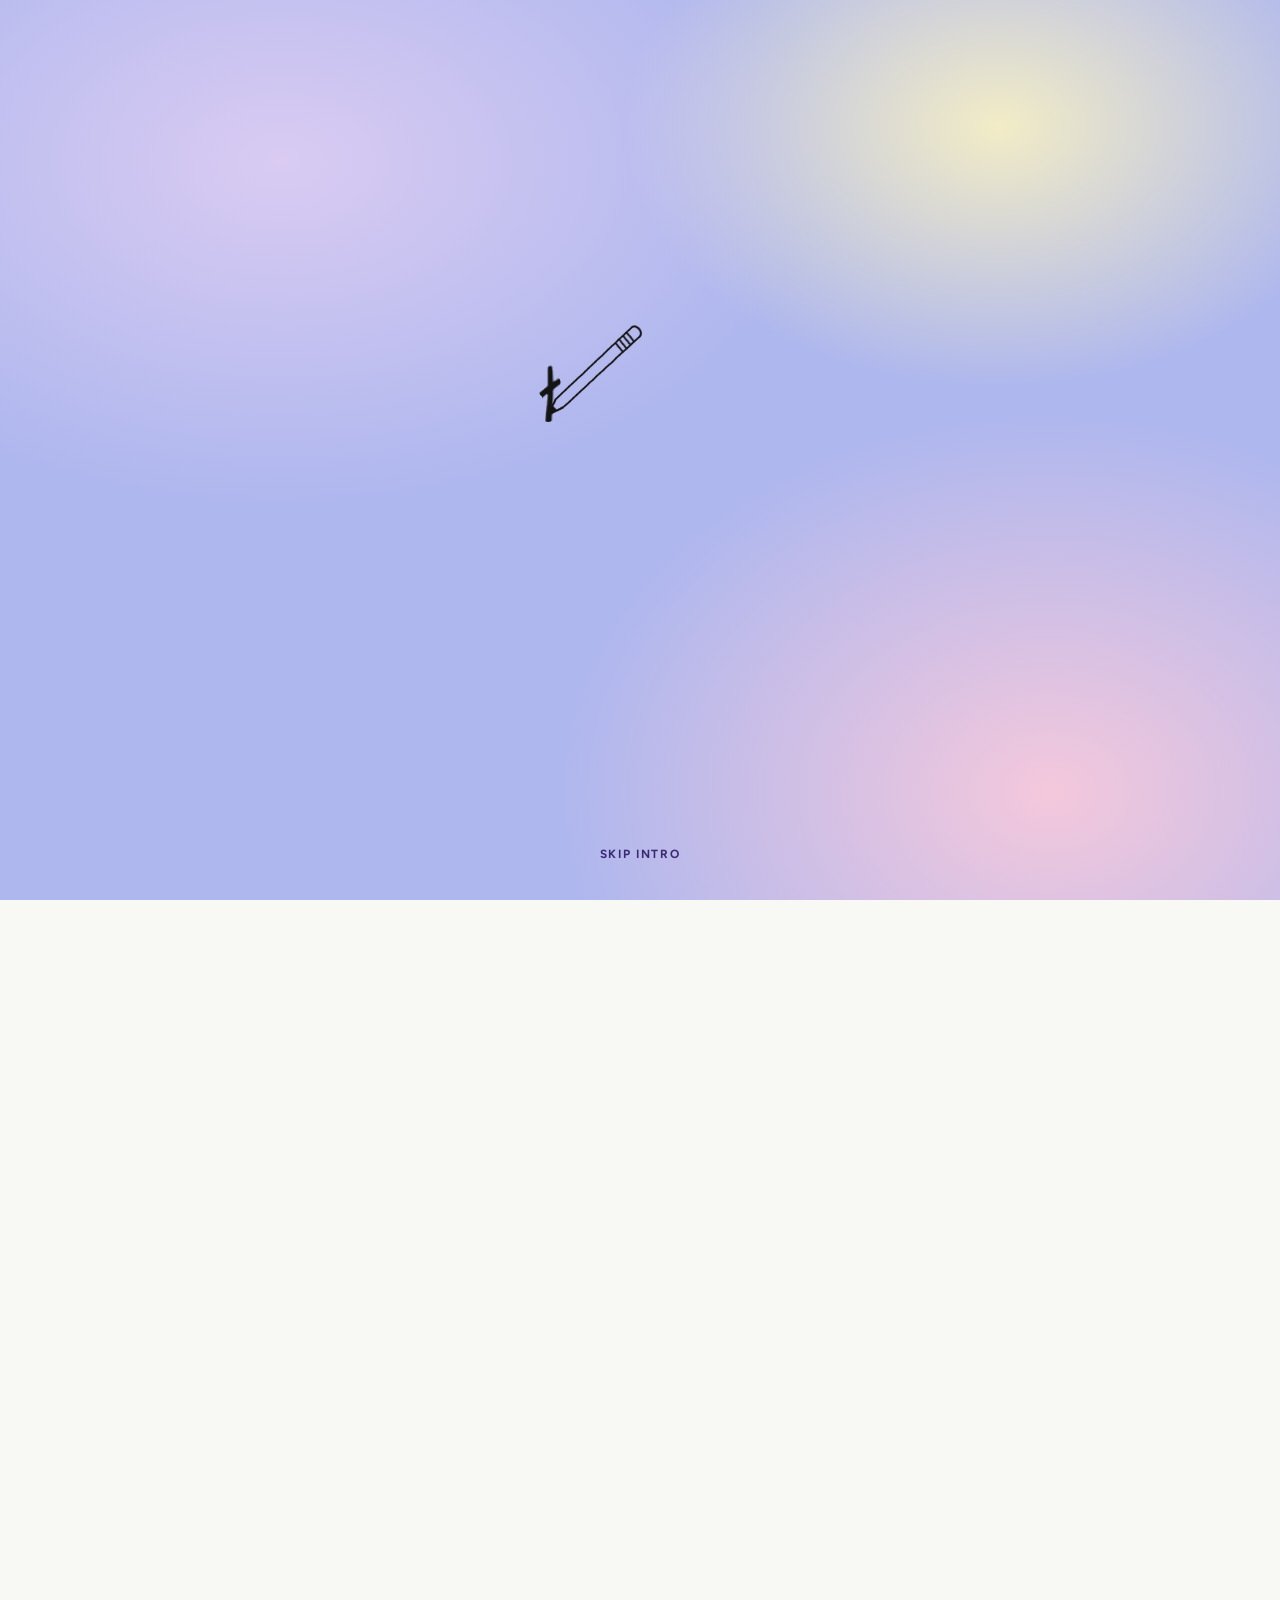
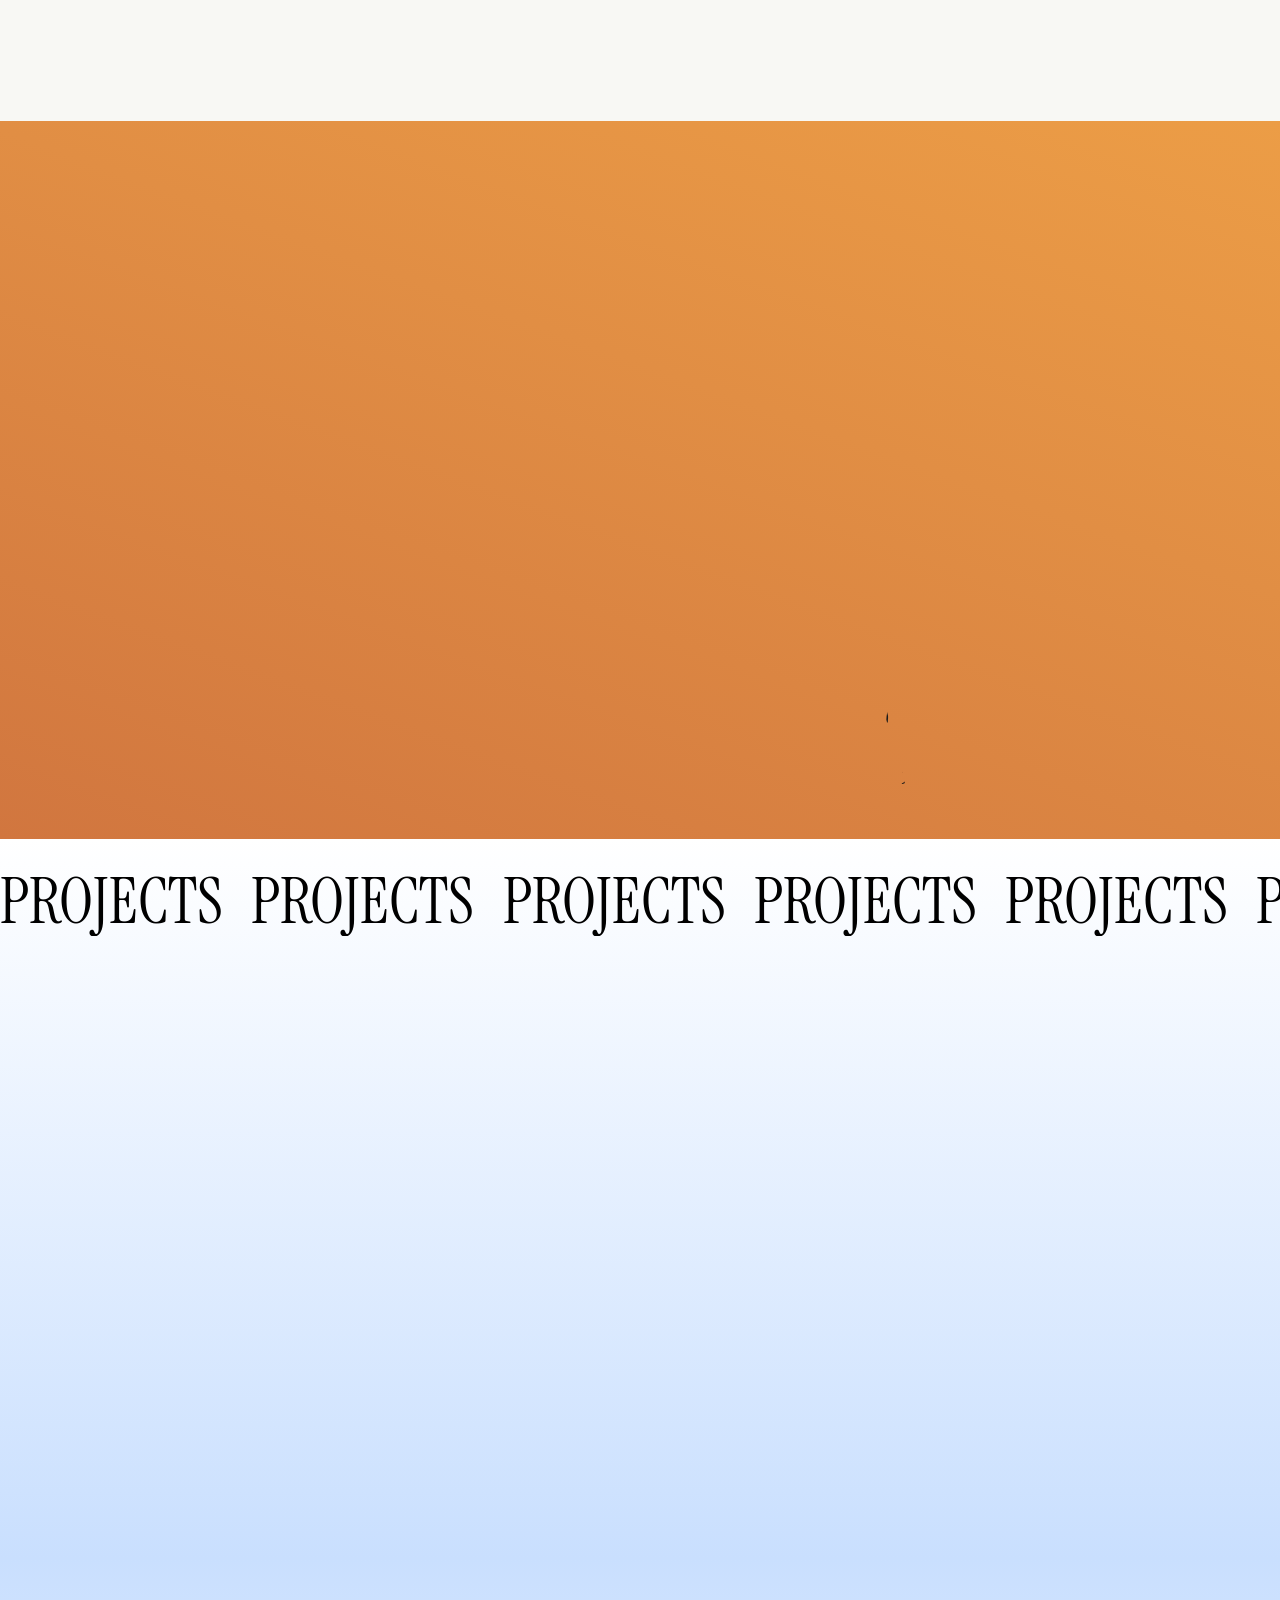
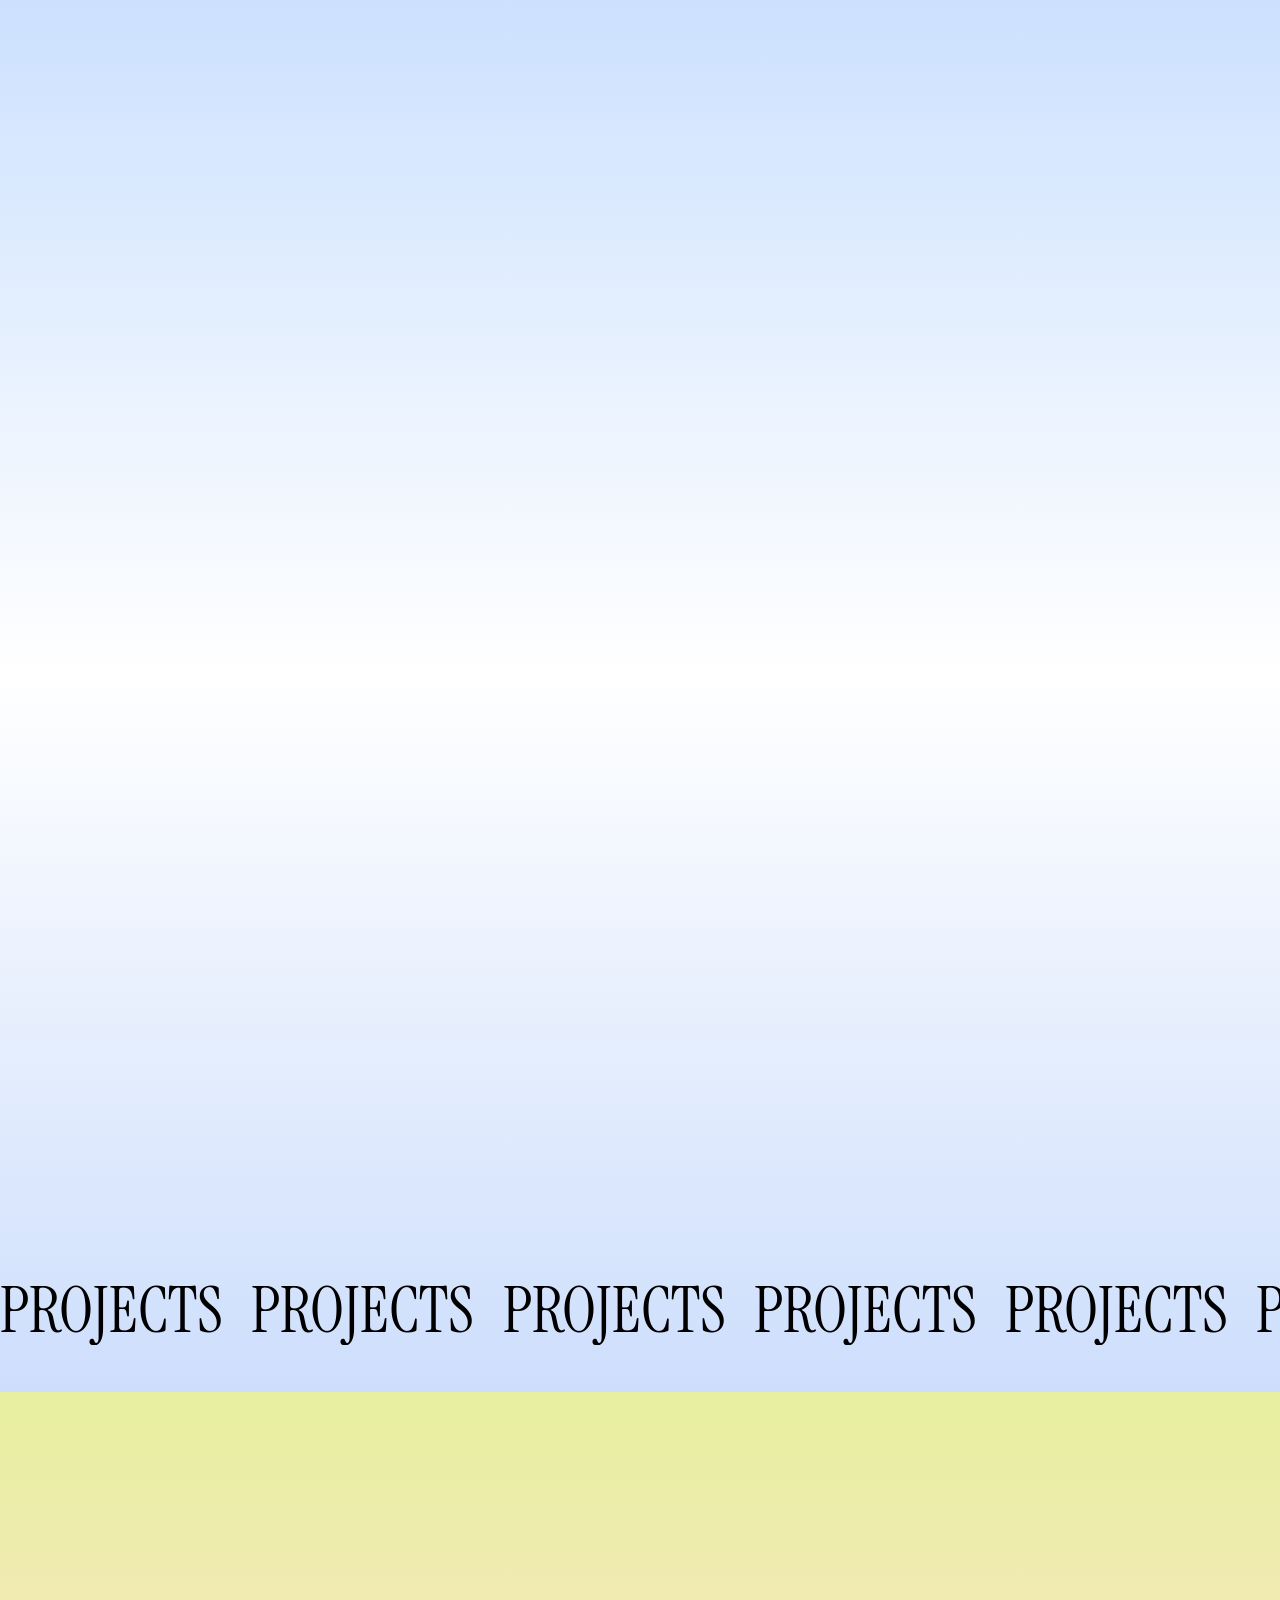
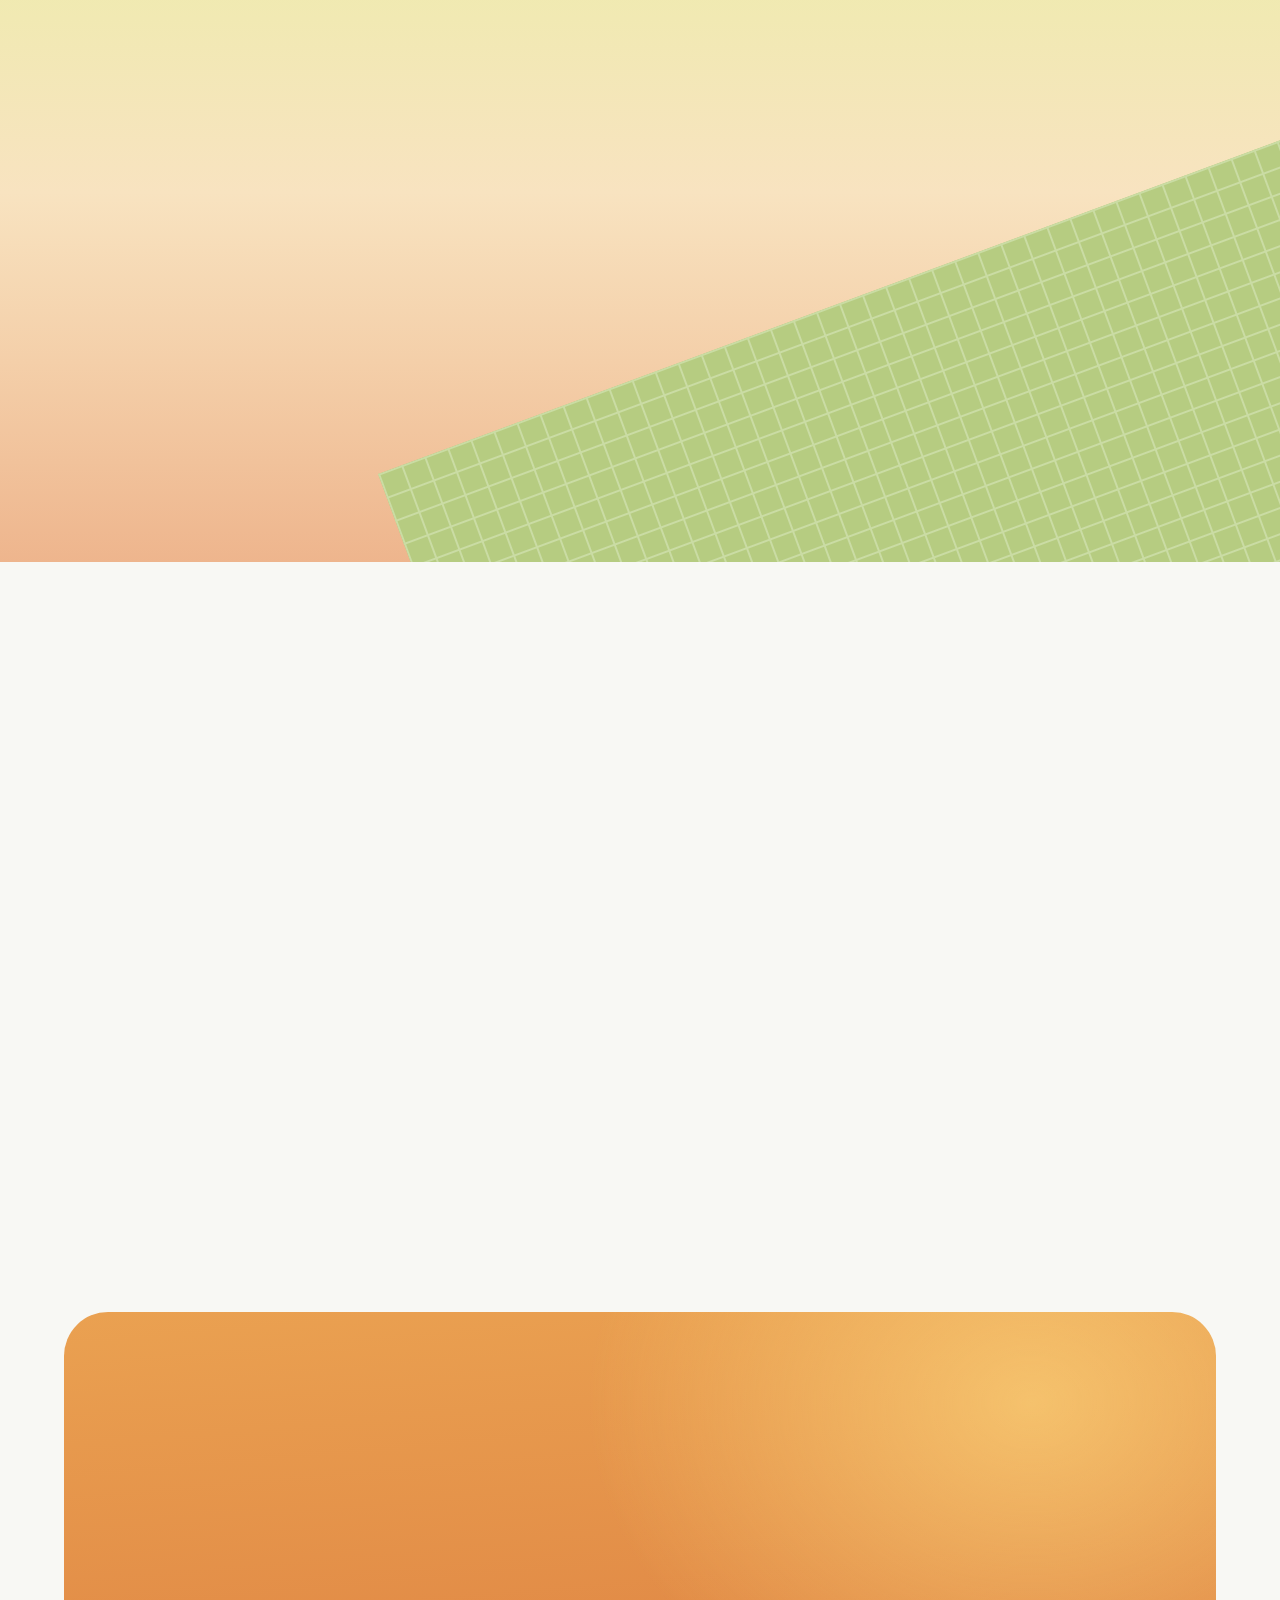
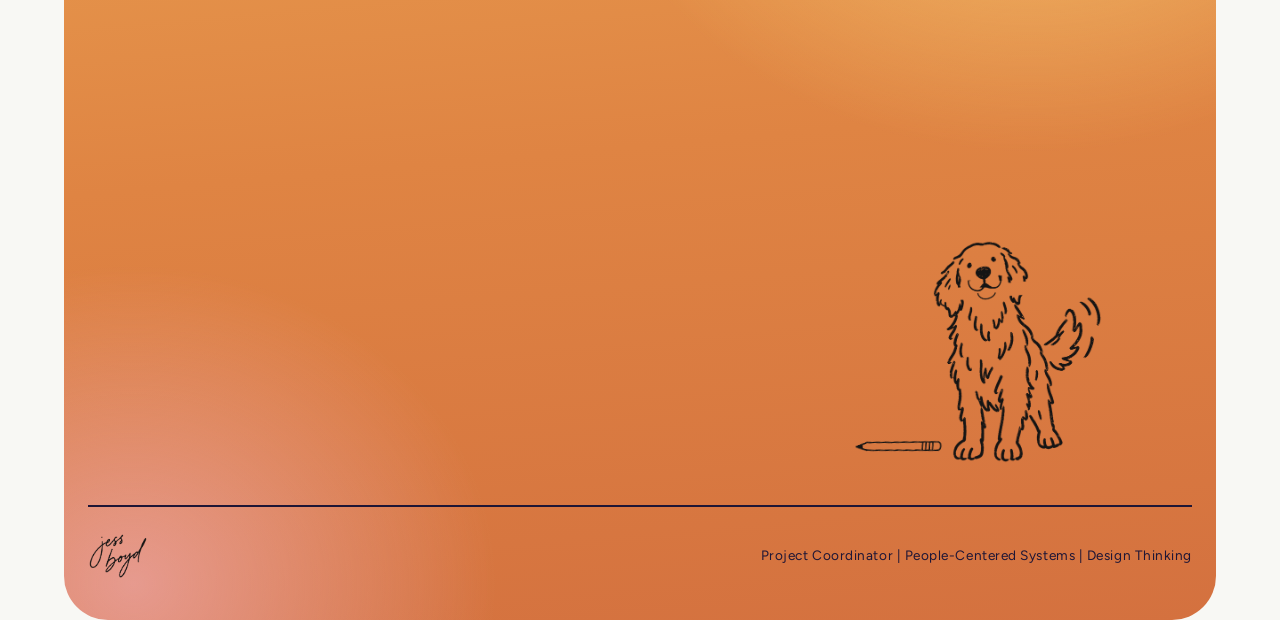
<file: index.html>
<!DOCTYPE html>
<html lang="en">
<head>
<meta charset="utf-8">
<meta name="viewport" content="width=device-width, initial-scale=1, viewport-fit=cover">
<meta name="color-scheme" content="light">
<title>Jess Boyd — Project Coordinator &amp; Product Innovation Student</title>
<meta name="description" content="Jess Boyd: project coordinator with a design and photography background, studying product innovation at the University of Arkansas.">
<meta name="theme-color" content="#6A63A4">
<meta property="og:type" content="website">
<meta property="og:title" content="Jess Boyd — Project Coordinator &amp; Product Innovation Student">
<meta property="og:description" content="Jess Boyd: project coordinator with a design and photography background, studying product innovation at the University of Arkansas.">
<meta property="og:site_name" content="Jess Boyd">
<meta property="og:url" content="https://jessboydd.github.io/">
<meta property="og:image" content="https://jessboydd.github.io/assets/img/og-image.jpg">
<meta property="og:image:width" content="1200">
<meta property="og:image:height" content="630">
<meta property="og:image:alt" content="Jess Boyd, with the hand-drawn golden retriever from the site, on a purple background">
<meta name="twitter:card" content="summary_large_image">
<meta name="twitter:title" content="Jess Boyd — Project Coordinator &amp; Product Innovation Student">
<meta name="twitter:description" content="Jess Boyd: project coordinator with a design and photography background, studying product innovation at the University of Arkansas.">
<meta name="twitter:image" content="https://jessboydd.github.io/assets/img/og-image.jpg">
<link rel="canonical" href="https://jessboydd.github.io/">
<script>
(function () {
  var d = document.documentElement; d.classList.add('js');
  var seen = false, rm = false, force = /[?&#]intro/.test(location.search + location.hash);
  try { seen = !!localStorage.getItem('jb_intro_seen_v6'); } catch (e) {}
  try { rm = window.matchMedia('(prefers-reduced-motion: reduce)').matches; } catch (e) {}
  if ((!seen || force) && !rm) d.classList.add('intro-on');
})();
</script>
<link rel="icon" type="image/png" href="assets/img/favicon.png">
<link rel="apple-touch-icon" href="assets/img/favicon.png">
<script type="application/ld+json">
{
  "@context": "https://schema.org",
  "@type": "Person",
  "name": "Jess Boyd",
  "jobTitle": "Project Coordinator",
  "description": "Jess Boyd: project coordinator with a design and photography background, studying product innovation at the University of Arkansas.",
  "worksFor": {
    "@type": "Organization",
    "name": "Milestone Leadership"
  },
  "alumniOf": {
    "@type": "CollegeOrUniversity",
    "name": "University of Louisiana at Lafayette"
  },
  "affiliation": {
    "@type": "CollegeOrUniversity",
    "name": "University of Arkansas"
  },
  "knowsAbout": [
    "Project coordination",
    "Design thinking",
    "Graphic design",
    "Photography",
    "Product innovation"
  ],
  "sameAs": [
    "https://www.linkedin.com/in/jessica-b-238604137/"
  ]
}
</script>
<link rel="preconnect" href="https://fonts.googleapis.com">
<link rel="preconnect" href="https://fonts.gstatic.com" crossorigin>
<link href="https://fonts.googleapis.com/css2?family=Figtree:wght@400;500;600;700;800&family=Instrument+Serif:ital@0;1&family=Nothing+You+Could+Do&display=swap" rel="stylesheet">
<!-- Styles: one file per section, plus shared base/effects/dog. Order matters (base first). -->
<link rel="stylesheet" href="css/base.css">
<link rel="stylesheet" href="css/effects.css">
<link rel="stylesheet" href="css/dog.css">
<link rel="stylesheet" href="css/opening.css">
<link rel="stylesheet" href="css/header.css">
<link rel="stylesheet" href="css/hero.css">
<link rel="stylesheet" href="css/about.css">
<link rel="stylesheet" href="css/quote.css">
<link rel="stylesheet" href="css/projects.css">
<link rel="stylesheet" href="css/experience.css">
<link rel="stylesheet" href="css/skills.css">
<link rel="stylesheet" href="css/connect.css">
</head>
<body>
<a class="skiplink" href="#main">Skip to main content</a>
<svg width="0" height="0" style="position:absolute" aria-hidden="true" focusable="false"><filter id="rough" x="-5%" y="-5%" width="110%" height="110%"><feTurbulence type="fractalNoise" baseFrequency=".035" numOctaves="2" seed="4" result="t"/><feDisplacementMap in="SourceGraphic" in2="t" scale="2"/></filter></svg>

<!-- OPENING SEQUENCE (dog + signature) — css/opening.css · js/opening.js -->
<div id="intro" aria-hidden="true">
  <div class="stage" id="stage">
    <div class="dogstack" id="introDog">
      <img src="assets/img/dog-base.png" width="382" height="503" data-a="base" alt=""><img src="assets/img/dog-tail.png" width="382" height="503" data-a="tail" class="tail" alt=""><img src="assets/img/dog-marks.png" width="382" height="503" data-a="marks" class="marks" alt="">
      <img src="assets/img/pencil.png" data-a="pencil" class="dogpen" id="dogPen" alt="">
    </div>
    <canvas id="sigc"></canvas>
  </div>
</div>
<img src="assets/img/pencil.png" class="penfx fixed" id="fxPen" data-a="pencil" alt="" aria-hidden="true" style="display:none">
<button class="skip-intro" id="skipIntro" type="button">skip intro</button>

<!-- HEADER + NAV — css/header.css · js/header.js -->
<header class="site-header on-hero" id="hdr">
  <div class="wrap hin">
    <a class="logo" href="#top" aria-label="Jess Boyd, back to top"><img src="assets/img/signature-logo.png" width="326" height="251" data-a="sig" alt="Jess Boyd"></a>
    <nav class="nav" aria-label="Primary" id="nav">
      <a class="ulh" href="#about">About</a>
      <a class="ulh" href="#projects">Projects</a>
      <a class="ulh" href="#experience">Experience</a>
      <a class="ulh" href="#skills">Skills</a>
      <a class="ulh" href="#connect">Connect</a>
    </nav>
    <button class="menubtn" id="menubtn" type="button" aria-expanded="false" aria-controls="menu">Menu</button>
  </div>
</header>
<nav class="menu" id="menu" aria-label="Mobile">
  <a href="#about">About</a><a href="#projects">Projects</a><a href="#experience">Experience</a><a href="#skills">Skills</a><a href="#connect">Connect</a>
</nav>

<main id="main">
  <!-- ==================================================
       1.  HERO
       css/hero.css · js/hero.js
       ================================================== -->
  <section class="hero" id="top" aria-label="Introduction">
    <div class="hero-inner">
      <h1 class="hi rise" style="--d:0"><span class="l l1">Hi, I’m</span> <span class="l l2">Jess Boyd<svg class="squig" viewBox="0 0 400 46" preserveAspectRatio="none" aria-hidden="true"><path d="M4 31 C 34 27, 70 27, 110 23 S 190 19, 236 15 S 330 10, 391 7 C 396 7, 399 10, 394 13 C 336 19, 282 23, 226 27 S 120 34, 70 35 C 40 36, 14 37, 4 31 Z"/><path d="M52 41 C 92 39, 132 38, 180 35 C 183 36, 181 38, 177 39 C 132 42, 92 43, 52 43 C 47 43, 47 41, 52 41 Z"/></svg></span></h1>
      <p class="sub rise" style="--d:2">Always fetching ideas and<br>finding ways to bring them to life.</p>
    </div>
    <div class="keep" aria-hidden="true"><span class="script" data-draw>keep scrolling</span><span class="arrow" data-arrow="down"></span></div>
    <div class="peek" aria-hidden="true"><div class="peekclip"><div class="peekin" id="peekIn">
      <img src="assets/img/dog-peek.png" width="1000" height="980" class="dogbody" data-a="peek" alt=""><img src="assets/img/dog-peek.png" width="1000" height="980" class="dogtail" data-a="peek" alt="">
    </div></div></div>
  </section>

  <!-- ==================================================
       2.  ABOUT — A Little About Me
       css/about.css · js/about.js
       ================================================== -->
  <section class="about" id="about" aria-labelledby="about-h">
    <div class="about-in">
      <h2 class="reveal" id="about-h">Curious By Nature<br>Creative By Background</h2>
      <div class="atext reveal" style="--d:1">
        <p>I’m a designer, creative, and growing innovator with <span class="hl" data-draw>nearly a decade</span> of experience <span class="hl" data-draw>bringing ideas to life.</span> I started in graphic design, but over the years I’ve realized I’m just as interested in the thinking behind what we create and how people actually experience it. I love asking questions, finding better ways to do things, and taking an idea from “what if?” to something real. These days, my work is a mix of design, communication, project coordination, and product innovation.</p>
      </div>
      <dl class="facts reveal" style="--d:2">
        <div><dt>Home</dt><dd>Louisiana roots → Northwest Arkansas</dd></div>
        <div><dt>Fun Fact</dt><dd>I really enjoy thriller and true crime podcasts.</dd></div>
        <div><dt>Current Work</dt><dd>Project Coordinator, Milestone Leadership<br>Exploring Product Innovation at the University of Arkansas</dd></div>
        <div><dt>Creative Outlet</dt><dd>Photography, kayaking, printmaking, &amp; more</dd></div>
      </dl>
      <div class="cluster reveal" id="cluster" style="--d:3">
        <figure class="pol portrait"><img src="assets/img/photo-portrait.jpg" width="960" height="960" loading="lazy" decoding="async" data-a="portrait" alt="Jess smiling outdoors in a teal top, with green trees blurred behind"><figcaption>jess</figcaption></figure>
        <figure class="pol canoe"><img src="assets/img/photo-canoe.jpg" width="500" height="699" loading="lazy" decoding="async" data-a="canoe" alt="Jess smiling from a canoe on a green river beneath a bluff"><figcaption>probably somewhere<br>sunny :)</figcaption></figure>
        <figure class="pol dogs"><img src="assets/img/photo-dogs.jpg" width="338" height="380" loading="lazy" decoding="async" data-a="dogs" alt="Two golden retrievers resting in a doorway"><figcaption>Penny + Obi</figcaption></figure>
      </div>
    </div>
  </section>

  <!-- ==================================================
       3.  THE QUOTE (orange, with doodles)
       css/quote.css · doodles draw in via js/effects.js
       ================================================== -->
  <section class="quote" id="quote" aria-label="The common thread">
    <p class="reveal">I love taking an <span class="dd dd-idea">idea<svg class="mark" viewBox="0 0 168 91" preserveAspectRatio="none" aria-hidden="true" data-draw><path pathLength="1" d="M82 1 C 45 3 4 24 2 63 C 1 85 25 91 62 90 C 108 89 160 71 166 44 C 169 24 140 6 88 6"/></svg></span> and turning it into something that makes an <span class="dd dd-exp">experience<svg class="mark" viewBox="0 0 320 14" preserveAspectRatio="none" aria-hidden="true" data-draw><path pathLength="1" d="M2 9 C 90 2 210 1 318 4"/></svg></span> <span class="dd dd-bet">better<svg class="mark" viewBox="0 0 266 24" preserveAspectRatio="none" aria-hidden="true" data-draw><path pathLength="1" d="M1 21 C 3 15 30 11 100 6 C 150 2 210 -1 265 8"/></svg></span> for someone.</p>
    <!-- the dog from the hero, diving behind the Projects section "fetching more ideas" (css/quote.css · js/dog-dig.js) -->
    <div class="dig" aria-hidden="true"><div class="dd-dog"><img class="dd-body" src="assets/img/dog-tail-dig.png" width="720" height="486" loading="lazy" decoding="async" alt=""><img class="dd-tail" src="assets/img/dog-tail-dig.png" width="720" height="486" loading="lazy" decoding="async" alt=""></div></div>
    <p class="dig-note script">probably<br>finding more<br>good ideas…<svg class="dn-heart" viewBox="0 0 30 28" aria-hidden="true" focusable="false"><path d="M15 25.5 C 5 18 1.5 10.5 6 5.5 C 10 1.5 15 4.5 15 8.5 C 16 3.5 21.5 1.8 25 5.5 C 29.5 10 26 18 15 25.5 Z"/></svg></p>
  </section>

  <!-- ==================================================
       4.  PROJECTS (a creative workspace: objects laid out on a pale blue desk, between two scrolling headings)
       css/projects.css · no script (the heading scroll is CSS)
       ================================================== -->
  <section class="projects" id="projects" aria-labelledby="projects-h">
    <h2 class="sr" id="projects-h">Projects</h2>
    <div class="proj-in">
      <div class="marquee mq-top" aria-hidden="true"><div class="mq-track"><div class="mq-set"><span>PROJECTS</span><span>PROJECTS</span><span>PROJECTS</span><span>PROJECTS</span><span>PROJECTS</span></div><div class="mq-set"><span>PROJECTS</span><span>PROJECTS</span><span>PROJECTS</span><span>PROJECTS</span><span>PROJECTS</span></div></div></div>

      <article class="proj p-mll">
        <figure class="laptop reveal">
          <div class="lp-screen"><img src="assets/img/projects/kajabi-screen.jpg" width="1200" height="784" loading="lazy" decoding="async" alt="The Milestone Leadership Learning course home page on Kajabi, showing the ‘Becoming a Keeper of the Culture’ course, a welcome message and a module lesson list"></div>
          <div class="lp-base" aria-hidden="true"></div>
        </figure>
        <div class="pcard c-mll reveal" style="--d:1">
          <h3>Milestone Leadership Learning</h3>
          <p class="ptags">Digital Experience Design · UI/UX · Kajabi</p>
          <p class="pdesc">A digital learning and coaching experience designed to keep leadership development going beyond the classroom through guided content, practical tools, coaching, and opportunities to learn alongside others.</p>
        </div>
      </article>

      <article class="proj p-ffb">
        <div class="posts reveal">
          <figure class="post"><span class="post-hd" aria-hidden="true"><i class="av"></i><i class="ln l1"></i><i class="ln l2"></i><i class="dots"></i><i class="tx t1"></i><i class="tx t2"></i></span><img src="assets/img/projects/ffb-post-1.jpg" width="543" height="543" loading="lazy" decoding="async" alt="Checking accounts post: “Banking with us is a no-brainer!” with a zombie hand holding a First Federal Bank debit card"><span class="post-ft" aria-hidden="true"><i class="rx"></i><i class="ac a1"></i><i class="ac a2"></i><i class="ac a3"></i></span></figure>
          <figure class="post"><span class="post-hd" aria-hidden="true"><i class="av"></i><i class="ln l1"></i><i class="ln l2"></i><i class="dots"></i><i class="tx t1"></i><i class="tx t2"></i></span><img src="assets/img/projects/ffb-post-2.jpg" width="543" height="543" loading="lazy" decoding="async" alt="Digital wallet post: “Spooktacular ways to pay” with a ghost, bats and a phone showing a First Federal Bank card"><span class="post-ft" aria-hidden="true"><i class="rx"></i><i class="ac a1"></i><i class="ac a2"></i><i class="ac a3"></i></span></figure>
          <figure class="post"><span class="post-hd" aria-hidden="true"><i class="av"></i><i class="ln l1"></i><i class="ln l2"></i><i class="dots"></i><i class="tx t1"></i><i class="tx t2"></i></span><img src="assets/img/projects/ffb-post-3.jpg" width="543" height="543" loading="lazy" decoding="async" alt="Credit card post: “Even your mummy loves banking with us!” with a mummy hand holding a Visa card"><span class="post-ft" aria-hidden="true"><i class="rx"></i><i class="ac a1"></i><i class="ac a2"></i><i class="ac a3"></i></span></figure>
        </div>
        <div class="pcard c-ffb reveal" style="--d:1">
          <h3>Halloween Banking Campaign</h3>
          <p class="ptags">Social Media · Branding</p>
        </div>
      </article>

      <article class="proj p-ldr">
        <div class="pcard c-ldr reveal">
          <h3>LDR Rebrand</h3>
          <p class="ptags">Branding</p>
        </div>
        <figure class="guide reveal" style="--d:1"><img src="assets/img/projects/ldr-guide.jpg" width="900" height="977" loading="lazy" decoding="async" alt="The Louisiana Department of Revenue Brand Standards Guide 2024 cover, with the pelican logo on a white page beside a blue panel"></figure>
      </article>

      <article class="proj p-lego">
        <figure class="phone reveal"><img src="assets/img/projects/lego-phone.png" width="1100" height="576" loading="lazy" decoding="async" alt="A phone turned sideways showing the LEGO Little Learners app: a space-themed spelling game with the prompt ‘Benny loves outer ____!’"></figure>
        <div class="pcard c-lego reveal" style="--d:1">
          <h3>LEGO Little Learners App</h3>
          <p class="ptags">Product Design · UI/UX Design · App Development</p>
          <p class="pdesc">Originally imagined nearly a decade ago, I’m now revisiting and developing it into an interactive learning experience.</p>
        </div>
      </article>

      <div class="marquee mq-end" aria-hidden="true"><div class="mq-track"><div class="mq-set"><span>PROJECTS</span><span>PROJECTS</span><span>PROJECTS</span><span>PROJECTS</span><span>PROJECTS</span></div><div class="mq-set"><span>PROJECTS</span><span>PROJECTS</span><span>PROJECTS</span><span>PROJECTS</span><span>PROJECTS</span></div></div></div>
    </div>
  </section>

  <!-- ==================================================
       5.  EXPERIENCE (notebook + education sticky note)
       css/experience.css · no script
       ================================================== -->
  <section class="work" id="experience" aria-labelledby="exp-h">
    <div class="work-in">
      <div class="gridpanel" aria-hidden="true"></div>
      <div class="notebook reveal">
        <span class="rings" aria-hidden="true"></span>
        <h2 id="exp-h">Experience</h2>
        <ol class="roles">
          <li><svg class="star" viewBox="0 0 60 60" aria-hidden="true" style="--r:-6deg"><path d="M30 6 L36 22 L54 24 L40 35 L45 52 L30 43 L15 52 L20 35 L6 24 L24 22 Z"/></svg><div><h3>Project Coordinator</h3><p>Milestone Leadership | Feb 2026 — Present</p></div></li>
          <li><svg class="star" viewBox="0 0 60 60" aria-hidden="true" style="--r:8deg"><path d="M31 5 L35 23 L55 25 L39 36 L46 53 L29 42 L13 52 L21 35 L5 23 L25 22 Z"/></svg><div><h3>Graduate Assistant – Program Support (Esports)</h3><p>John Brown University Athletics | Aug 2025 – Jan 2026</p></div></li>
          <li><svg class="star" viewBox="0 0 60 60" aria-hidden="true" style="--r:-3deg"><path d="M30 7 L37 21 L53 26 L41 38 L44 54 L29 44 L15 53 L19 36 L6 25 L23 23 Z"/></svg><div><h3>Design &amp; Communications Specialist</h3><p>Graham Group | Jan 2024 — Aug 2025</p></div></li>
          <li><svg class="star" viewBox="0 0 60 60" aria-hidden="true" style="--r:7deg"><path d="M30 6 L36 22 L54 24 L40 35 L45 52 L30 43 L15 52 L20 35 L6 24 L24 22 Z"/></svg><div><h3>Communications &amp; Program Support Associate</h3><p>Cole Lusby Marketing (Remote) | Mar 2020 – Sep 2022</p></div></li>
          <li><svg class="star" viewBox="0 0 60 60" aria-hidden="true" style="--r:-8deg"><path d="M31 5 L35 23 L55 25 L39 36 L46 53 L29 42 L13 52 L21 35 L5 23 L25 22 Z"/></svg><div><h3>Freelance Creative Coordinator – Design &amp; Photo</h3><p>Self-Employed | 2017 – Present</p></div></li>
        </ol>
        <a class="resume" href="assets/Jess-Boyd-Resume.pdf" download="Jess-Boyd-Resume.pdf">
          <svg viewBox="0 0 48 44" aria-hidden="true" focusable="false"><path class="cl" d="M13 40 C 5 40 1 34 2 28 C 3 22 8 20 12 20 C 12 11 19 4 28 4 C 36 4 42 10 42 18 C 46 19 48 23 47 28 C 46 34 42 40 35 40 Z"/><path class="ar" d="M24.5 16 L24.5 32 M18 27 L24.5 34 L31 27"/></svg>
          <span><b>Download Resume</b><span class="sr"> (PDF)</span></span>
        </a>
      </div>
      <aside class="sticky reveal" style="--d:2" aria-label="Education">
        <span class="tape" aria-hidden="true"></span>
        <h3>M.S. in Product Innovation</h3>
        <p>University of Arkansas<br>2026 – 2028</p>
        <h3>B.F.A. in Graphic Design</h3>
        <p><em>Summa Cum Laude</em><br>UL Lafayette<br>May 2019, GPA 3.94</p>
      </aside>
    </div>
  </section>

  <!-- ==================================================
       6.  SKILLS
       css/skills.css · no script
       ================================================== -->
  <section class="spread skills-spread" id="skills" aria-labelledby="skills-h">
    <div class="wrap">
      <h2 id="skills-h" class="reveal">Skills</h2>
      <div class="skills reveal" style="--d:1">
        <div><h3>Systems &amp; Project Coordination</h3><ul><li>Planning, logistics &amp; implementation</li><li>Participant &amp; stakeholder communication</li><li>Documentation &amp; follow-through</li><li>Data tracking &amp; program support</li></ul></div>
        <div><h3>Design &amp; Implementation</h3><ul><li>Visual communication and layout</li><li>Turning ideas into usable outcomes</li><li>Balancing creativity with practicality</li><li>Detail and consistency across work</li></ul></div>
        <div><h3>Communication &amp; Workflow</h3><ul><li>Proactive communication around timelines, expectations, and needs</li><li>Clear internal and external communication</li><li>Cross-functional coordination</li><li>Simplifying complex information</li><li>Flexible, self-directed workflow with strong time management</li></ul></div>
        <div><h3>Visual Communication &amp; Tools</h3><ul><li>Adobe Creative Suite, Canva</li><li>Microsoft Office</li><li>Google Workspace</li><li>File organization &amp; asset management</li></ul></div>
      </div>
    </div>
  </section>

  <!-- ==================================================
       7.  CONNECT (email, LinkedIn, footer)
       css/connect.css · js/connect.js
       ================================================== -->
  <section class="connect" id="connect" aria-labelledby="connect-h">
    <div class="wrap">
      <h2 class="ch reveal" id="connect-h"><span>Let’s</span><span>Connect</span></h2>
      <p class="cline reveal" style="--d:1">Say hello by email or find me on LinkedIn.</p>
      <div class="links reveal" style="--d:2">
        <a class="clink" href="mailto:connect.jessboyd@gmail.com">Email me <span class="ar" aria-hidden="true">↗</span></a>
        <a class="clink" href="https://www.linkedin.com/in/jessica-b-238604137/" target="_blank" rel="noopener noreferrer">LinkedIn <span class="ar" aria-hidden="true">↗</span><span class="sr"> (opens in a new tab)</span></a>
      </div>
      <p class="addr mono reveal" style="--d:3">connect.jessboyd@gmail.com</p>
      <div class="cdog"><div class="dogstack" id="connectDog" role="img" aria-label="Hand-drawn golden retriever"><img src="assets/img/dog-base.png" width="382" height="503" data-a="base" alt=""><img src="assets/img/dog-tail.png" width="382" height="503" data-a="tail" class="tail" alt=""><img src="assets/img/dog-marks.png" width="382" height="503" data-a="marks" class="marks" alt=""></div><img src="assets/img/pencil.png" class="floorpen" data-a="pencil" alt="" aria-hidden="true"></div>
      <div class="sitefoot">
        <img src="assets/img/signature-logo.png" width="326" height="251" data-a="sig" alt="Jess Boyd">
        <span class="mono">Project Coordinator | People-Centered Systems | Design Thinking</span>
      </div>
    </div>
  </section>
</main>

<!-- Scripts: data first, then core, then one file per section. Order matters. Plain scripts (no build step). -->
<script src="js/data/images.js"></script>
<script src="js/data/signature-path.js"></script>
<script src="js/data/pencil.js"></script>
<script src="js/core.js"></script>
<script src="js/effects.js"></script>
<script src="js/header.js"></script>
<script src="js/hero.js"></script>
<script src="js/about.js"></script>
<script src="js/connect.js"></script>
<script src="js/dog-dig.js"></script>
<script src="js/opening.js"></script>
<script src="js/init.js"></script>
</body>
</html>
</file>
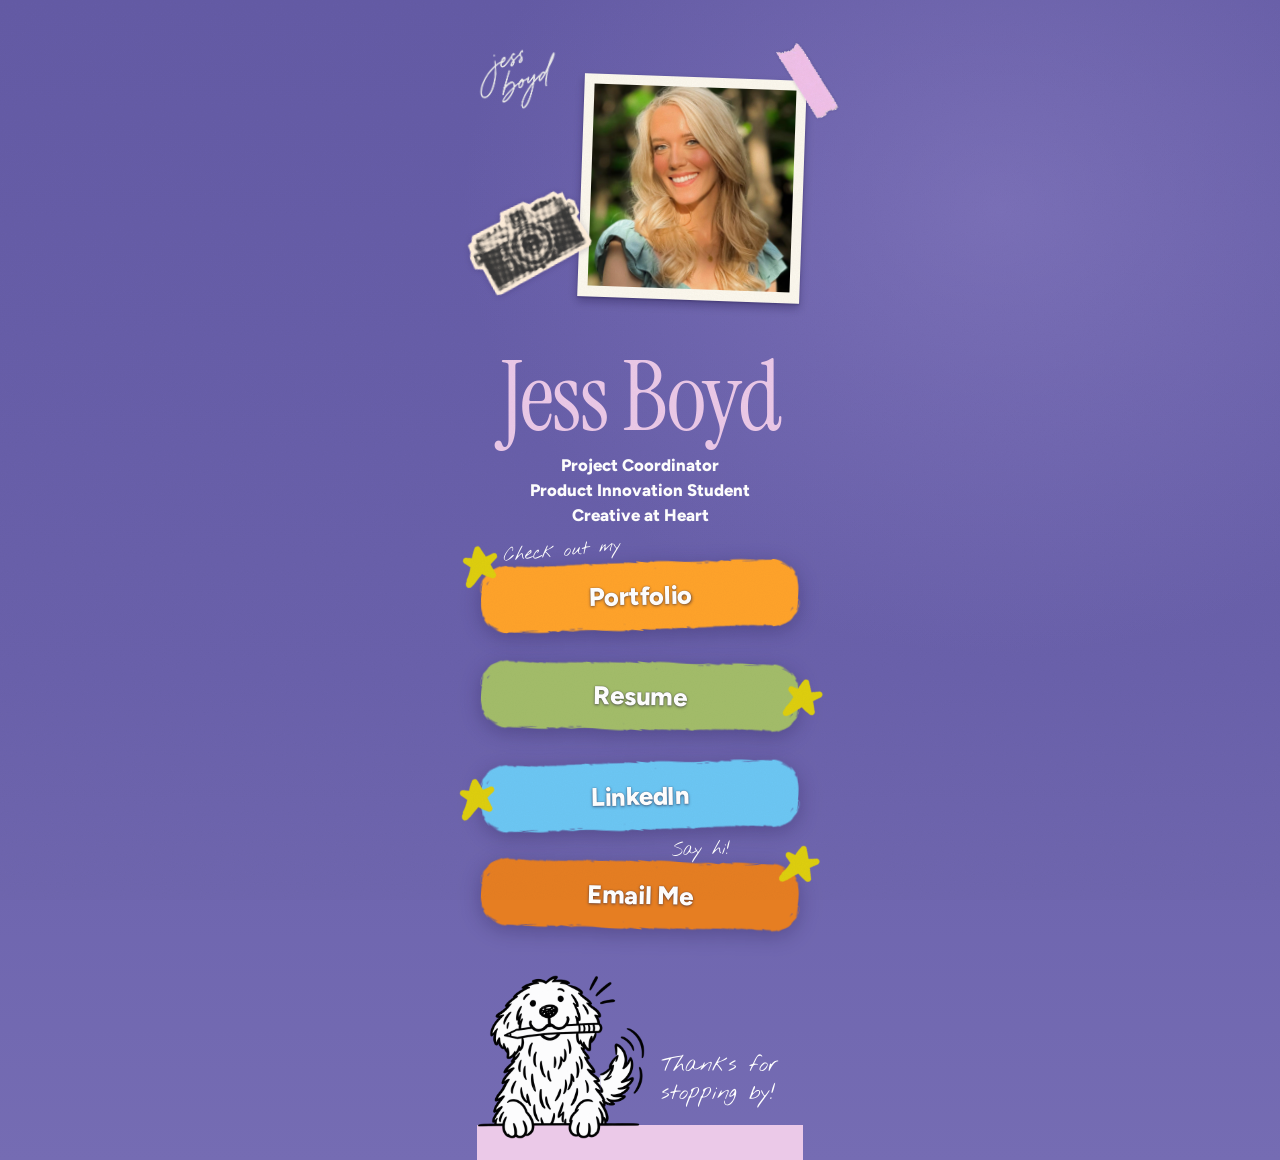
<file: links/index.html>
<!DOCTYPE html>
<html lang="en">
<head>
<meta charset="utf-8">
<meta name="viewport" content="width=device-width, initial-scale=1, viewport-fit=cover">
<meta name="color-scheme" content="light">
<meta name="theme-color" content="#6A61AC">
<title>Jess Boyd — Links</title>
<meta name="description" content="Jess Boyd: creative project coordinator and product innovation student. Portfolio, resume, LinkedIn, and email.">
<meta property="og:title" content="Jess Boyd — Links">
<meta property="og:description" content="Project Coordinator. Product Innovation Student. Creative at heart.">
<script>(function () { document.documentElement.classList.add('js'); })();</script>
<link rel="icon" type="image/png" href="../assets/img/favicon.png">
<link rel="preconnect" href="https://fonts.googleapis.com">
<link rel="preconnect" href="https://fonts.gstatic.com" crossorigin>
<link href="https://fonts.googleapis.com/css2?family=Figtree:wght@400;500;600;700;800&family=Instrument+Serif:ital@0;1&family=Nothing+You+Could+Do&display=swap" rel="stylesheet">
<!-- Same design system as the portfolio: base (colors, fonts) + effects (handwriting, stars, scroll-reveal), then this page's own file. -->
<link rel="stylesheet" href="../css/base.css">
<link rel="stylesheet" href="../css/effects.css">
<link rel="stylesheet" href="../css/links.css">
</head>
<body class="links-page">
<svg width="0" height="0" style="position:absolute" aria-hidden="true" focusable="false">
  <filter id="rough" x="-5%" y="-5%" width="110%" height="110%"><feTurbulence type="fractalNoise" baseFrequency=".035" numOctaves="2" seed="4" result="t"/><feDisplacementMap in="SourceGraphic" in2="t" scale="2"/></filter>
</svg>

<div class="page">
  <main class="stack" id="main">

    <!-- PHOTO — logo top-left, Polaroid-framed portrait (same photo as the homepage About section) top-right
         with a piece of tape, and the vintage camera doodle peeking from behind the bottom-left corner -->
    <div class="portrait-wrap reveal" style="--d:0">
      <img class="sig" src="../assets/img/signature-logo.png" width="326" height="251" alt="Jess Boyd">
      <img class="camera" src="../assets/img/camera-vintage.png" width="586" height="419" loading="lazy" alt="" aria-hidden="true">
      <figure class="polaroid">
        <img src="../assets/img/photo-portrait.jpg" width="960" height="960" loading="eager" alt="Jess smiling outdoors in a teal top, with green trees blurred behind">
        <span class="tape" aria-hidden="true"></span>
      </figure>
    </div>

    <!-- NAME + ROLE -->
    <div class="idcard reveal" style="--d:1">
      <h1 class="bigname">Jess Boyd</h1>
      <ul class="roles">
        <li>Project Coordinator</li>
        <li>Product Innovation Student</li>
        <li>Creative at Heart</li>
      </ul>
    </div>

    <!-- LINKS — four sticky-note buttons, in this exact order. Edit the destinations below (each is a plain href). -->
    <nav class="linklist" aria-label="Jess’s links">
      <a class="btn btn--portfolio reveal" style="--d:2" href="../">
        <span class="fill" aria-hidden="true"></span>
        <span class="btnnote" aria-hidden="true"><span class="script" data-draw>Check out my</span></span>
        <img class="cstar cstar--a" src="../assets/img/star.png" alt="" aria-hidden="true">
        <span class="btnlabel">Portfolio</span>
      </a>

      <a class="btn btn--resume reveal" style="--d:3" href="../assets/Jess-Boyd-Resume.pdf" download="Jess-Boyd-Resume.pdf">
        <span class="fill" aria-hidden="true"></span>
        <span class="btnlabel">Resume<span class="sr"> (PDF download)</span></span>
        <img class="cstar cstar--b" src="../assets/img/star.png" alt="" aria-hidden="true">
      </a>

      <a class="btn btn--linkedin reveal" style="--d:4" href="https://www.linkedin.com/in/jessica-b-238604137/" target="_blank" rel="noopener noreferrer">
        <img class="cstar cstar--c" src="../assets/img/star.png" alt="" aria-hidden="true">
        <span class="fill" aria-hidden="true"></span>
        <span class="btnlabel">LinkedIn<span class="sr"> (opens in a new tab)</span></span>
      </a>

      <a class="btn btn--email reveal" style="--d:5" href="mailto:connect.jessboyd@gmail.com">
        <span class="fill" aria-hidden="true"></span>
        <span class="btnnote btnnote--right" aria-hidden="true"><span class="script" data-draw>Say hi!</span></span>
        <img class="cstar cstar--d" src="../assets/img/star.png" alt="" aria-hidden="true">
        <span class="btnlabel">Email Me</span>
      </a>
    </nav>

    <!-- SIGN-OFF — the same dog that peeks up on the homepage hero, perched here on the pink strip's edge -->
    <div class="footrow reveal" style="--d:6">
      <div class="peek" aria-hidden="true"><div class="peekclip"><div class="peekin" id="linksDog">
        <img src="../assets/img/dog-peek.png" width="1000" height="980" class="dogbody" alt="">
        <img src="../assets/img/dog-peek.png" width="1000" height="980" class="dogtail" alt="">
      </div></div></div>
      <p class="script thanks" data-draw>Thanks for stopping by!</p>
    </div>
    <div class="bottomstrip" aria-hidden="true"></div>
  </main>
</div>

<!-- core.js needs js/data/pencil.js loaded first even though this page doesn't draw with the pencil (it reads pencil sizing on setup) -->
<script src="../js/data/pencil.js"></script>
<script src="../js/core.js"></script>
<script src="../js/effects.js"></script>
<script src="../js/links.js"></script>
</body>
</html>
</file>
<file: css/base.css>
/* ==========================================================
   BASE
   Design tokens (colors, fonts), page reset, layout helpers. Loaded first.
   ========================================================== */
:root {
  --cream: #F8F8F4; --ink: #1E1636; --muted: #574F6E;
  --plum: #3B2A73; --peri: #5B68AB; --lilac: #827AC9; --lilac-text: #6B62B8; --peri-soft: #AEB7EE; --violet: #6A4FC4; --lav: #E3C6E6; --pink: #F3B8CF; --pink-soft: #EBC9E8;
  --yellow: #E8D948; --orange: #DB7A3E; --orange-deep: #C9622A;
  --serif: "Instrument Serif", "Iowan Old Style", Georgia, serif;
  --sans: "Figtree", "Helvetica Neue", Arial, sans-serif;
  --script: "Nothing You Could Do", "Bradley Hand", "Segoe Print", cursive;
  --bar: 4.6rem;
  /* one "design pixel": the Figma frames are 1016px wide, so 1 unit = 1/1016 of the page width (capped at 1600px). Used by the hero, about, quote and work-experience layouts. */
  --gpx: min(.098425vw, 1.5748px);
  box-sizing: border-box;
  padding-bottom: env(safe-area-inset-bottom, 0px);
}
html { scroll-padding-top: calc(5rem + env(safe-area-inset-top, 0px)); scroll-behavior: smooth; background: var(--cream); color-scheme: light; }
html.intro-on { overflow: hidden; }
* { box-sizing: border-box; }
body { margin: 0; background: var(--cream); color: var(--ink); font-family: var(--sans); font-size: 1.0625rem; line-height: 1.65; -webkit-font-smoothing: antialiased; overflow-x: clip; }
body::before { content: ""; position: fixed; inset: 0; z-index: 90; pointer-events: none; opacity: .1; mix-blend-mode: multiply;
  background-image: url("data:image/svg+xml;utf8,<svg xmlns='http://www.w3.org/2000/svg' width='240' height='240'><filter id='n'><feTurbulence type='fractalNoise' baseFrequency='.9' numOctaves='2' stitchTiles='stitch'/><feColorMatrix values='0 0 0 0 .3  0 0 0 0 .25  0 0 0 0 .2  0 0 0 .5 0'/></filter><rect width='100%' height='100%' filter='url(%23n)'/></svg>"); }
a { color: inherit; }
button { font: inherit; color: inherit; }
:focus-visible { outline: 3px solid var(--violet); outline-offset: 3px; border-radius: 3px; }
.hero :focus-visible { outline-color: #fff; }
.spread { padding-block: clamp(4.5rem, 10vw, 8.5rem); position: relative; }
.wrap { width: min(100% - 3rem, 72rem); margin-inline: auto; position: relative; }
.mono { font-family: var(--sans); font-size: .85rem; letter-spacing: .04em; }
.label { font-family: var(--sans); font-size: .74rem; letter-spacing: .12em; text-transform: uppercase; font-weight: 700; color: var(--muted); }
.display { font-family: var(--serif); font-weight: 400; letter-spacing: -.03em; line-height: .9; font-size: clamp(3.2rem, 10vw, 9rem); margin: 0; }
.sr { position: absolute; width: 1px; height: 1px; overflow: hidden; clip: rect(0 0 0 0); white-space: nowrap; }
.skiplink { position: absolute; left: -999px; top: 0; background: var(--ink); color: var(--cream); padding: .7rem 1rem; z-index: 300; }
.skiplink:focus { left: 0; }
.ulh { background: linear-gradient(currentColor, currentColor) 0 100% / 0% 2px no-repeat; transition: background-size .3s ease; text-decoration: none; padding-bottom: 3px; }
.ulh:hover, .ulh:focus-visible, .ulh[aria-current="true"] { background-size: 100% 2px; }

@media (max-width: 720px) {
  .wrap { width: min(100% - 2.5rem, 72rem); }
}
@media (prefers-reduced-motion: reduce) {
  html { scroll-behavior: auto; }
}
</file>
<file: css/effects.css>
/* ==========================================================
   SHARED EFFECTS
   Hand-drawn marks, handwritten notes, highlighter, stars, scroll-reveal. Used by several sections.
   ========================================================== */
.mark, .arrow { filter: url(#rough); }
.mark path, .arrow path { fill: none; stroke: currentColor; stroke-linecap: round; stroke-linejoin: round; stroke-dasharray: 1; stroke-dashoffset: 1; transition: stroke-dashoffset 1s cubic-bezier(.5,.1,.2,1); transition-delay: calc(var(--i, 0) * .2s + var(--pd, 0ms)); }
.in path { stroke-dashoffset: 0; }
.mk { position: relative; display: inline-block; }
.mk .mark { position: absolute; pointer-events: none; overflow: visible; left: -2%; bottom: -.24em; width: 104%; height: .34em; color: #3B3550; }
.mk .mark path { stroke-width: 3; }
.mk .mark path + path { stroke-width: 1.5; }
.arrow { display: inline-block; line-height: 0; color: var(--ink); }
.arrow svg { display: block; overflow: visible; }
.script { display: inline-block; font-family: var(--script); font-size: 1.3rem; line-height: 1.25; color: var(--plum); }
.script .sc { display: inline-block; clip-path: inset(-10% 100% -20% -2%); transition: clip-path 1.4s cubic-bezier(.5,.1,.2,1) var(--pd, 0ms); }
.script.in .sc { clip-path: inset(-10% -2% -20% -2%); }
.hl { padding: .02em .22em; margin-inline: -.1em; border-radius: .3em; background: linear-gradient(var(--yellow), var(--yellow)) 0 50% / 0% 100% no-repeat; -webkit-box-decoration-break: clone; box-decoration-break: clone; transition: background-size .9s cubic-bezier(.5,.1,.2,1) .3s; }
.hl.in { background-size: 100% 100%; }
.star { display: block; overflow: visible; }
.star path { fill: var(--yellow); stroke: var(--yellow); stroke-width: 5; stroke-linejoin: round; }
.penS { position: absolute; left: 0; top: 0; pointer-events: none; opacity: 0; transition: opacity .35s; z-index: 2; }

.js .reveal { opacity: 0; transform: translateY(18px); transition: opacity .8s ease, transform .8s cubic-bezier(.2,.7,.2,1); transition-delay: calc(var(--d, 0) * 100ms); }
.js .reveal.in { opacity: 1; transform: none; }
.js .rise { opacity: 0; transform: translateY(22px); }
.js.page-ready .rise { opacity: 1; transform: none; transition: opacity 1s ease, transform 1s cubic-bezier(.2,.7,.2,1); transition-delay: calc(var(--d, 0) * 120ms); }

@media (prefers-reduced-motion: reduce) {
  .mark path, .arrow path { stroke-dashoffset: 0 !important; transition: none !important; }
  .script .sc { clip-path: none !important; transition: none !important; }
  .hl { background-size: 100% 100% !important; transition: none !important; }
  .js .reveal, .js .rise { opacity: 1 !important; transform: none !important; transition: none !important; }
  .penS { display: none; }
}
</file>
<file: css/dog.css>
/* ==========================================================
   GOLDEN RETRIEVER
   The layered dog illustration (body, tail, motion lines) and its tail wag. Used by the opening and by Connect.
   The peeking hero dog has its own rules in hero.css.
   ========================================================== */
.dogstack { position: relative; width: clamp(170px, 34vw, 240px); aspect-ratio: 382 / 503; transition: opacity .25s ease, transform .25s ease; }
.dogstack > img, .dogstack > div { position: absolute; inset: 0; width: 100%; height: 100%; display: block; }
.dogstack .tail, .dogstack .marks { transform-origin: 69% 51%; }
@keyframes wag { from { transform: rotate(-5deg); } to { transform: rotate(6deg); } }
@keyframes wagf { from { transform: rotate(-11deg); } to { transform: rotate(12deg); } }
@keyframes marks { from { opacity: .2; transform: translateX(-3px); } to { opacity: 1; transform: translateX(2px); } }
@keyframes hop { 0%,100% { transform: translateY(0); } 45% { transform: translateY(-7px) rotate(-1.5deg); } }
@keyframes fadein { to { opacity: 1; } }
.wag .tail { animation: wag .4s ease-in-out infinite alternate; }
.wag .marks { animation: marks .4s ease-in-out infinite alternate; }
.final { animation: hop .55s ease-out; }
.final .tail { animation: wagf .13s ease-in-out 5 alternate; }
.final .marks { animation: marks .13s ease-in-out 5 alternate; }

@media (prefers-reduced-motion: reduce) {
  .wag .tail, .wag .marks { animation: none !important; }
}
</file>
<file: css/opening.css>
/* ==========================================================
   OPENING SEQUENCE
   Full-screen intro: dog drops the pencil, pencil writes the signature. Plays once per visitor (add ?intro to replay).
   Script: js/opening.js
   ========================================================== */
#intro { position: fixed; inset: 0; z-index: 200; display: none; place-items: center; clip-path: inset(0 0 0 0); transition: clip-path .6s cubic-bezier(.75,0,.2,1);
  background: radial-gradient(60% 55% at 22% 18%, #D9CBF2 0%, transparent 70%), radial-gradient(55% 60% at 82% 88%, #F4C8DC 0%, transparent 70%), radial-gradient(45% 45% at 78% 14%, #F2ECC6 0%, transparent 65%), #AEB7EE; }
.intro-on #intro { display: grid; }
#intro.exit { clip-path: inset(0 0 100% 0); }
.stage { position: relative; display: grid; place-items: center; width: 100%; }
.stage > .dogstack, .stage > canvas { grid-area: 1 / 1; }
#intro .dogstack.out { opacity: 0; transform: scale(.94); }
#sigc { display: block; opacity: 0; }
#sigc.on { opacity: 1; }
.penfx { position: absolute; left: 0; top: 0; pointer-events: none; }
.penfx.fixed { position: fixed; z-index: 210; }
.dogpen { position: absolute; }
.skip-intro { position: fixed; z-index: 220; left: 50%; bottom: calc(1.5rem + env(safe-area-inset-bottom, 0px)); transform: translateX(-50%); background: none; border: 0; font-family: var(--sans); font-size: .74rem; letter-spacing: .14em; text-transform: uppercase; font-weight: 700; color: var(--plum); cursor: pointer; display: none; padding: .7rem 1rem; opacity: 0; animation: fadein .4s ease 1s forwards; }
.intro-on .skip-intro { display: block; }
.skip-intro:hover { text-decoration: underline; }
.skip-intro:focus-visible { animation: none; opacity: 1; }
</file>
<file: css/header.css>
/* ==========================================================
   HEADER + NAVIGATION
   Fixed header, desktop nav, mobile menu. Script: js/header.js
   ========================================================== */
.site-header { position: fixed; top: 0; left: 0; right: 0; z-index: 80; padding-top: env(safe-area-inset-top, 0px); transition: background .3s, box-shadow .3s; }
.site-header.solid { background: color-mix(in srgb, var(--cream) 94%, transparent); backdrop-filter: blur(8px); box-shadow: 0 1px 0 rgba(30,22,54,.16); }
.site-header { --logo-h: clamp(50px, calc(100 * var(--gpx)), 150px); --logo-top: clamp(.4rem, calc(24 * var(--gpx)), 3.4rem); }
.site-header.solid { --logo-h: 50px; --logo-top: calc((4.5rem - 50px) / 2); }
.hin { display: flex; align-items: center; justify-content: flex-end; height: 4.5rem; gap: 1rem; }
/* the signature sits centered, large over the hero and shrinking to a small mark once the header turns solid */
.logo { position: absolute; left: 50%; top: var(--logo-top); translate: -50% 0; display: block; line-height: 0; transition: top .3s ease; }
.logo img { height: var(--logo-h); width: auto; transition: filter .3s, height .3s ease; }
.nav { display: flex; gap: 1.6rem; align-items: center; }
.nav a { font-weight: 600; font-size: .95rem; }
.menubtn { display: none; background: none; border: 2px solid var(--ink); padding: .5rem 1rem; font-weight: 700; font-size: .9rem; cursor: pointer; }
.site-header.on-hero:not(.solid) .logo img { filter: invert(1); }
.site-header.on-hero:not(.solid) .nav a, .site-header.on-hero:not(.solid) .menubtn { color: #fff; border-color: #fff; }
/* over the purple hero the default violet focus ring disappears, so use white there */
.site-header.on-hero:not(.solid) :focus-visible { outline-color: #fff; }
.menu { position: fixed; inset: 0; z-index: 70; background: var(--cream); padding: 6rem 1.5rem 2rem; display: none; flex-direction: column; gap: .4rem; }
.menu.open { display: flex; }
.menu a { font-family: var(--serif); font-size: 2.6rem; line-height: 1.25; text-decoration: none; }

@media (max-width: 900px) {
  .nav { display: none; }
  .menubtn { display: block; }
}
</file>
<file: css/hero.css>
/* ==========================================================
   1. HERO
   Flat purple title screen, headline, squiggle, and the dog that peeks over the fold and rests on a ledge line
   at the bottom edge (its paws hang over into the About section). Section: #top   Script: js/hero.js
   Sizes marked "gpx" come from the 1016px-wide design frame (see --gpx in base.css).
   ========================================================== */
.hero { --dw: clamp(15rem, calc(333 * var(--gpx)), 36rem); --dh: calc(var(--dw) * .98); position: relative; z-index: 5; min-height: 100vh; min-height: 100svh; color: #fff; display: flex; flex-direction: column;
  background: #6A63A4; }
.hero-inner { position: relative; z-index: 3; flex: 1; display: flex; flex-direction: column; width: 100%; padding: clamp(7.4rem, calc(118 * var(--gpx)), 15rem) clamp(1.25rem, 5vw, 4.5rem) 2.5rem clamp(1.5rem, calc(116 * var(--gpx)), 12rem); }
h1.hi { margin: 0; font-family: var(--serif); font-weight: 400; color: #E5C4E2; font-size: calc(151 * var(--gpx)); line-height: .78; letter-spacing: -.01em; max-width: 4.7em; }
h1.hi .l { display: inline-block; white-space: nowrap; }
h1.hi .l2 { position: relative; }
.squig { position: absolute; left: 5.4%; bottom: -.2em; width: 64%; height: .2em; overflow: visible; color: #E5C4E2; filter: url(#rough); pointer-events: none; clip-path: inset(-25% 100% -25% 0); transition: clip-path 1.05s cubic-bezier(.5,.1,.2,1) .8s; }
.squig path { fill: currentColor; }
.page-ready .squig { clip-path: inset(-25% -2% -25% 0); }
.sub { margin: calc(44 * var(--gpx)) 0 0; font-weight: 600; font-size: max(1.15rem, calc(24.3 * var(--gpx))); line-height: 1.18; letter-spacing: 0; }
.keep { position: absolute; z-index: 4; left: clamp(1.25rem, 5vw, 4.5rem); bottom: 2rem; display: flex; align-items: center; gap: .4rem; color: #fff; pointer-events: none; }
.js .keep { opacity: 0; }
.js.page-ready .keep { opacity: var(--kop, 1); transition: opacity .5s ease .9s; }
.js.page-ready .keep.moving { transition: opacity .2s; }
.keep .script, .keep .arrow { color: #fff; }
.keep .arrow path { stroke-width: 3; }
@media (min-width: 901px) { .keep { left: calc(390 * var(--gpx)); } }

/* the dog: one drawing (1000x980) that includes her ledge line. Its line sits 91% of the way down, so the box hangs
   just below the hero's bottom edge and her paws drop over into the About section. The tail and its motion lines are
   a second copy of the same image, clipped to that region, so only the tail wags. */
.peek { position: absolute; z-index: 4; bottom: calc(var(--dh) * -.089); right: clamp(2rem, calc(115 * var(--gpx)), 14rem); width: var(--dw); height: var(--dh); pointer-events: none; }
.peekclip { position: absolute; inset: 0; overflow: hidden; }
.peekin { position: absolute; inset: 0; pointer-events: auto; cursor: pointer; -webkit-tap-highlight-color: transparent; }
.js .peekin { transform: translateY(112%); }
.js.page-ready .peekin { transform: none; transition: transform .9s cubic-bezier(.2,.9,.3,1.15) .35s; }
.peekin img { position: absolute; inset: 0; width: 100%; height: 100%; display: block; user-select: none; -webkit-user-drag: none; }
.dogbody { clip-path: polygon(0 0, 100% 0, 100% 30.6%, 76% 30.6%, 76% 40.8%, 74.2% 53%, 73.5% 61.2%, 73.8% 71.4%, 79% 79.6%, 90% 81.6%, 100% 80.6%, 100% 100%, 0 100%); }
.dogtail { clip-path: polygon(76% 30.6%, 100% 30.6%, 100% 80.6%, 90% 81.6%, 79% 79.6%, 73.8% 71.4%, 73.5% 61.2%, 74.2% 53%, 76% 40.8%); transform-origin: 74% 65%; }
@keyframes pwag { from { transform: rotate(-4deg); } to { transform: rotate(5deg); } }
.peekin.wag .dogtail { animation: pwag .36s ease-in-out infinite alternate; }

@media (max-width: 900px) {
  .hero { --dw: clamp(13rem, 40vw, 24rem); }
  .hero-inner { padding-bottom: calc(var(--dh) + 3.4rem); }
  .peek { right: 7vw; }
  h1.hi { font-size: clamp(4.4rem, 16vw, 11rem); line-height: .86; }
  .sub { font-size: clamp(1.15rem, 2.6vw, 1.5rem); margin-top: 2.4rem; }
  }
@media (max-width: 720px) {
  .hero { --dw: min(62vw, 24rem, 30svh); }
  .hero-inner { padding: 8.6rem 1.25rem calc(var(--dh) * .92 + 2rem); }
  h1.hi { font-size: clamp(4rem, 22vw, 9rem); }
  .peek { right: 5vw; }
}
@media (max-width: 380px) {
  .keep { display: none; }
}
@media (max-height: 560px) and (min-width: 721px) {
  .hero { --dw: clamp(11rem, 46vh, 22rem); }
  .hero-inner { padding-top: 8rem; }
  h1.hi { font-size: clamp(4rem, 14vw, 11rem); }
}
@media (prefers-reduced-motion: reduce) {
  .js .peekin, .js.page-ready .peekin { transform: none !important; transition: none !important; }
  .js .keep { opacity: 1 !important; transition: none !important; }
  .squig { clip-path: none !important; transition: none !important; }
  .peekin.wag .dogtail { animation: none !important; }
}
</file>
<file: css/about.css>
/* ==========================================================
   2. ABOUT
   "Curious By Nature / Creative By Background": paragraph with two marker highlights, four quick facts,
   and a cluster of three overlapping Polaroids.
   Section: #about   Script: js/about.js
   Desktop (1000px+) follows the 1030px design frame, scaled with --gpx (see base.css).
   Below that it stacks: text first, then the photo cluster, which scales with its own width.
   ========================================================== */
.about { position: relative; padding: 0; background: var(--cream); }
.about-in { position: relative; width: min(100%, 1600px); margin-inline: auto; padding: clamp(4.25rem, calc(62 * var(--gpx)), 6.25rem) 1.5rem 4rem; }
.about h2 { margin: 0; font-family: var(--serif); font-weight: 400; font-size: clamp(2.2rem, 8.6vw, 5rem); line-height: .78; letter-spacing: -.005em; color: var(--lilac); }
.atext { margin-top: 1.6rem; }
.atext p { margin: 0; color: #000; font-size: 1.0625rem; line-height: 1.5; max-width: 36rem; }
.facts { margin: 2rem 0 0; display: grid; gap: 1.1rem; }
.facts dt { font-weight: 700; font-size: 28px; line-height: 1.15; color: var(--lilac); }
.facts dd { margin: .15rem 0 0; color: #000; font-size: 1rem; line-height: 1.3; }

/* the Polaroids: every measurement is in "cluster units" (1/535 of the cluster's width), so it scales as a set */
.cluster { --px: calc(100cqw / 535); container-type: inline-size; position: relative; width: min(100%, 30rem); aspect-ratio: 535 / 450; margin: 2.5rem auto 3rem; }
.pol { position: absolute; margin: 0; background: #F1F1EF; box-shadow: 0 calc(3 * var(--px)) calc(12 * var(--px)) rgba(0,0,0,.16), 0 calc(1 * var(--px)) calc(3 * var(--px)) rgba(0,0,0,.14); transition: rotate .45s cubic-bezier(.3,1.4,.5,1), translate .45s cubic-bezier(.3,1.4,.5,1); }
.pol img { display: block; width: 100%; height: auto; object-fit: cover; }
.pol figcaption { font-family: var(--script); color: #000; line-height: 1.15; text-align: center; }
.pol:hover, .pol.lift { rotate: 0deg !important; translate: 0 calc(-4 * var(--px)); z-index: 5 !important; }

.pol.portrait { left: calc(175 * var(--px)); top: calc(30 * var(--px)); width: calc(217 * var(--px)); padding: calc(29 * var(--px)) calc(5 * var(--px)) 0; rotate: -2deg; z-index: 1; }
.pol.portrait img { aspect-ratio: 207 / 240; object-position: 50% 30%; }
.pol.portrait figcaption { height: calc(58 * var(--px)); padding-top: calc(10 * var(--px)); font-size: calc(24 * var(--px)); }

.pol.canoe { left: calc(10 * var(--px)); top: calc(180 * var(--px)); width: calc(209 * var(--px)); padding: calc(10 * var(--px)); rotate: 4deg; z-index: 2; }
.pol.canoe img { aspect-ratio: 189 / 177; object-position: 50% 62%; }
.pol.canoe figcaption { position: absolute; left: calc(-8 * var(--px)); top: calc(100% - 2 * var(--px)); width: calc(160 * var(--px)); font-size: calc(17 * var(--px)); line-height: 1.5; rotate: -5deg; }

.pol.dogs { left: calc(366 * var(--px)); top: calc(171 * var(--px)); width: calc(162 * var(--px)); padding: calc(10 * var(--px)) calc(10 * var(--px)) calc(16 * var(--px)); rotate: 8deg; z-index: 3; }
.pol.dogs img { aspect-ratio: 145 / 209; object-position: 40% 50%; }
.pol.dogs figcaption { position: absolute; left: 0; right: 0; top: calc(100% + 3 * var(--px)); font-size: calc(17 * var(--px)); }

@media (min-width: 1000px) {
  .about-in { min-height: calc(588 * var(--gpx)); padding: calc(36 * var(--gpx)) 0 calc(48 * var(--gpx)) calc(54 * var(--gpx)); }
  .about h2 { font-size: calc(75 * var(--gpx)); }
  .atext { margin-top: calc(22 * var(--gpx)); width: calc(408 * var(--gpx)); }
  .atext p { font-size: max(.9375rem, calc(15 * var(--gpx))); line-height: 1.25; max-width: none; }
  .facts { margin-top: calc(24 * var(--gpx)); width: calc(400 * var(--gpx)); gap: calc(15 * var(--gpx)); }
  .facts dd { margin-top: calc(1 * var(--gpx)); font-size: max(.9375rem, calc(14.2 * var(--gpx))); line-height: 1.2; }
  .cluster { position: absolute; left: calc(452 * var(--gpx)); top: calc(123 * var(--gpx)); width: calc(535 * var(--gpx)); margin: 0; }
}
@media (prefers-reduced-motion: reduce) {
  .pol { transition: none; }
}
</file>
<file: css/quote.css>
/* ==========================================================
   3. THE QUOTE
   Orange gradient pause between About and Work Experience, with three yellow hand-drawn doodles
   (a circle, and two underlines) that draw in as it scrolls into view.
   Doodles are anchored to their words, so they follow the text as it re-wraps on smaller screens.
   ========================================================== */
.quote { position: relative; display: grid; place-items: center; min-height: calc(570 * var(--gpx)); padding: clamp(5rem, calc(80 * var(--gpx)), 9rem) 1.25rem clamp(9rem, calc(150 * var(--gpx)), 16rem);
  background: linear-gradient(200deg, #EC9D46 0%, #E18E44 40%, #D1763F 100%); }
.quote > p:first-of-type { margin: 0; max-width: 8.8em; text-align: center; text-wrap: balance; color: #fff; font-family: var(--serif); font-weight: 400; font-size: clamp(2.7rem, calc(82.8 * var(--gpx)), 8.8rem); line-height: .84; letter-spacing: -.005em; }
.dd { position: relative; display: inline-block; }
.dd .mark { position: absolute; pointer-events: none; overflow: visible; color: #DCD046; }
.dd .mark path { stroke-width: 4.5; }
.dd-idea .mark { left: -17%; top: 0%; width: 145%; height: 133%; }
.dd-exp .mark { left: -2%; bottom: -14%; width: 112%; height: .19em; }
.dd-bet .mark { left: -28%; bottom: -40%; width: 165%; height: .3em; }
.dd .mark path { transition-duration: 1.1s; }
.dd-exp .mark path { transition-delay: .2s; }
.dd-bet .mark path { transition-delay: .4s; }

@media (max-width: 720px) {
  .quote { padding-bottom: 8.6rem; }
  .quote p:first-of-type { font-size: clamp(2.6rem, 11.5vw, 4.4rem); line-height: .9; }
}

/* ==========================================================
   THE DOG DIGGING BEHIND PROJECTS
   Only his back end and tail show above the bottom edge of this section; the rest of him is "behind" the Projects
   section. The tail is the same image clipped to the tail and its motion lines, rotated from where it joins his back.
   js/dog-dig.js adds .play when he scrolls into view (rise -> wag -> settle) and .idle for an occasional small wag.
   Image is 720 x 486. Tail joint (the pivot) is at 58% / 68%.
   ========================================================== */
.quote { --dd-w: clamp(180px, 26vw, 400px); }   /* the dog's width, shared with the note beside him */
.dig { position: absolute; z-index: 1; bottom: 0; left: 37.5%; width: var(--dd-w); aspect-ratio: 720 / 486; pointer-events: none;
  clip-path: inset(-60% -40% 0 -40%); }   /* the bottom edge of the section is the cut; everything above and beside is free to swing */
.dd-dog { position: absolute; inset: 0; transform: translateY(16%); }
.dd-dog img { position: absolute; inset: 0; width: 100%; height: 100%; display: block; user-select: none; -webkit-user-drag: none; }
.dd-body { clip-path: polygon(0 0, 48.6% 0, 48.6% 59.7%, 50% 63%, 54.4% 67.1%, 59.7% 72.4%, 66.7% 76.5%, 75.7% 79.2%, 100% 79.2%, 100% 100%, 0 100%); }
.dd-tail { clip-path: polygon(48.6% 0, 100% 0, 100% 79.2%, 75.7% 79.2%, 66.7% 76.5%, 59.7% 72.4%, 54.4% 67.1%, 50% 63%, 48.6% 59.7%); transform-origin: 58% 68%; }

/* before he scrolls into view he is entirely behind the Projects section */
.js .dig:not(.play):not(.done) .dd-dog { transform: translateY(100%); }
.dig.play .dd-dog { animation: dd-in 3.6s both; }
.dig.play .dd-tail { animation: dd-wag 1.7s .95s both; }
.dig.idle .dd-tail { animation: dd-wag-small .9s both; }
@keyframes dd-in {
  0%   { transform: translateY(100%); animation-timing-function: cubic-bezier(.2,.8,.3,1.1); }
  26%  { transform: translateY(6%); }
  73%  { transform: translateY(6%); animation-timing-function: ease-in-out; }
  100% { transform: translateY(16%); }
}
/* uneven on purpose: it should feel drawn, not mechanical */
@keyframes dd-wag {
  0% { transform: rotate(0); } 10% { transform: rotate(-9deg); } 22% { transform: rotate(7deg); } 34% { transform: rotate(-8deg); }
  47% { transform: rotate(9deg); } 60% { transform: rotate(-6deg); } 74% { transform: rotate(6deg); } 88% { transform: rotate(-3deg); } 100% { transform: rotate(0); }
}
@keyframes dd-wag-small { 0% { transform: rotate(0); } 25% { transform: rotate(-5deg); } 55% { transform: rotate(5deg); } 80% { transform: rotate(-2.5deg); } 100% { transform: rotate(0); } }

/* the handwritten note beside him (real text; writes itself in once he is up) */
.dig-note { position: absolute; z-index: 1; left: 70%; bottom: calc(var(--dd-w) * .1); margin: 0; rotate: -14deg; color: #1a1a1a; font-size: max(1.05rem, calc(21 * var(--gpx))); line-height: 1.22; text-align: left; }
.dig-note .dn-heart { display: block; width: 1.25em; margin: .3em 0 0 3.1em; overflow: visible; }
.dig-note .dn-heart path { fill: none; stroke: #1a1a1a; stroke-width: 2.4; stroke-linecap: round; stroke-linejoin: round; }

@media (max-width: 720px) {
  .quote { --dd-w: clamp(130px, 38vw, 200px); }
  .dig { left: 7%; }
  .dig-note { left: 50%; bottom: 1.2rem; font-size: 1.05rem; }
}
@media (prefers-reduced-motion: reduce) {
  .dd-dog, .js .dig:not(.play):not(.done) .dd-dog { transform: translateY(16%) !important; animation: none !important; }
  .dd-tail { animation: none !important; }
}
</file>
<file: css/projects.css>
/* ==========================================================
   4. PROJECTS
   A "creative workspace" rather than a grid: a laptop, three social posts, a brand guide and a phone lie on a pale
   blue desk, each with a floating white label card, between two scrolling PROJECTS headings. Section: #projects
   Desktop (1000px+) follows the 1034px design frame: every position and size is "N * --ppx", where --ppx is
   1/1034 of the page width (capped at 1600px). Below that the objects stack in one column, still overlapping
   and slightly rotated. The headings scroll with CSS only and stand still for reduced-motion.
   ========================================================== */
.projects { --ppx: min(.09671vw, 1.5474px); position: relative; overflow: hidden; background: linear-gradient(180deg, #FFFFFF 0%, #C9DFFE 33.4%, #FFFFFF 66.7%, #CDDEFC 100%); }
.proj-in { position: relative; width: min(100%, 1600px); margin-inline: auto; padding-bottom: 1.5rem; }

/* ---- scrolling PROJECTS heading (decorative; the real heading is the hidden h2 above) ---- */
.marquee { overflow: hidden; padding-block: 1.6rem; color: #000; }
.mq-track { display: flex; width: max-content; animation: mq 46s linear infinite; }
.mq-end .mq-track { animation-direction: reverse; }
.mq-set { display: flex; flex: none; }
.mq-set span { flex: none; padding-right: .45em; font-family: var(--serif); font-size: clamp(2.3rem, 9vw, 3.6rem); line-height: 1.05; letter-spacing: 0; white-space: nowrap; }
@keyframes mq { from { transform: translateX(0); } to { transform: translateX(-50%); } }

/* ---- objects and cards (phone-first: one column, overlapping) ---- */
.proj { position: relative; width: min(calc(100% - 2.5rem), 34rem); margin: 2.6rem auto 0; }
.proj figure { margin: 0; }
.pcard { position: relative; background: #fff; border-radius: 1.6rem; padding: .95rem 1.35rem 1.1rem; box-shadow: .5rem .6rem 1rem rgba(60,72,110,.2); color: #111; z-index: 3; }
.pcard h3 { margin: 0; font-family: var(--sans); font-weight: 400; font-size: 1.3rem; line-height: 1.15; letter-spacing: -.01em; }
.ptags { margin: .3rem 0 0; font-size: .82rem; font-style: italic; line-height: 1.3; }
.pdesc { margin: .45rem 0 0; font-size: .9rem; line-height: 1.45; }

/* laptop (built in CSS around the Kajabi screenshot) */
.laptop { position: relative; width: 100%; rotate: -1deg; }
.lp-screen { width: 76.2%; margin: 0 auto; aspect-ratio: 483 / 318; padding: 1.3%; background: #0d0d0f; border-radius: 1rem 1rem 0 0; box-shadow: inset 0 0 0 1px #3a3a3e; }
.lp-screen img { display: block; width: 100%; height: 100%; object-fit: cover; object-position: top; background: #fff; }
.lp-base { position: relative; width: 100%; aspect-ratio: 634 / 21; min-height: .7rem; background: linear-gradient(#D9DBE0, #A7A9AF); border-radius: 0 0 .9rem .9rem / 0 0 .6rem .6rem; box-shadow: 0 .45rem .8rem rgba(20,30,60,.35); }
.lp-base::before { content: ""; position: absolute; left: 50%; top: 0; width: 16%; height: 38%; translate: -50% 0; background: #8E9096; border-radius: 0 0 .5rem .5rem; }
.p-mll .pcard { width: min(100%, 23rem); margin: -.4rem 0 0 -.5rem; rotate: -1.5deg; }

/* three social posts (frames built in CSS around the campaign art) */
.posts { display: flex; width: 100%; padding-inline: 1%; }
.post { position: relative; flex: 0 0 34%; margin: 0 0 0 -2%; background: #fff; border-radius: .8rem; box-shadow: 0 .25rem .8rem rgba(20,30,60,.2); padding: 0 1.6% 0; overflow: hidden; }
.post:first-child { margin-left: 0; rotate: -3deg; }
.post:nth-child(2) { rotate: 2deg; margin-top: .9rem; z-index: 2; }
.post:nth-child(3) { rotate: -2deg; margin-top: .3rem; }
.post img { display: block; width: 100%; height: auto; aspect-ratio: 1; }
.post-hd { position: relative; display: block; height: 0; padding-bottom: 32%; }
.post-hd i, .post-ft i { position: absolute; display: block; }
.post .av { left: 7%; top: 14%; width: 10.5%; aspect-ratio: 1; border-radius: 50%; background: #5BB4F5; }
.post .ln { height: 8%; background: #C4C5C8; border-radius: 9px; }
.post .l1 { left: 22%; top: 20%; width: 34%; }
.post .l2 { left: 22%; top: 40%; width: 16%; height: 6%; background: #D3D4D6; }
.post .dots { right: 6%; top: 21%; width: 1.6%; aspect-ratio: 1; border-radius: 50%; background: #B7B8BB; box-shadow: -.35rem 0 0 #B7B8BB, .35rem 0 0 #B7B8BB; }
.post .tx { left: 7%; height: 7%; background: #CDCED1; border-radius: 9px; }
.post .t1 { top: 62%; width: 86%; }
.post .t2 { top: 80%; width: 64%; }
.post-ft { position: relative; display: block; height: 0; padding-bottom: 22%; }
.post .rx { left: 7%; top: 20%; width: 5%; aspect-ratio: 1; border-radius: 50%; background: #5BB4F5; box-shadow: .55rem 0 0 #F2C744; }
.post .ac { top: 58%; height: 11%; background: #C4C5C8; border-radius: 9px; }
.post .a1 { left: 7%; width: 14%; } .post .a2 { left: 38%; width: 14%; } .post .a3 { left: 68%; width: 14%; }
.p-ffb .pcard { width: min(100%, 22rem); margin: 1.1rem 0 0 1.2rem; }

/* LDR brand guide */
.guide { width: 66%; margin: 0 0 0 auto; rotate: 5deg; }
.guide img { display: block; width: 100%; height: auto; box-shadow: .5rem .7rem 1rem rgba(0,0,0,.32); }
.p-ldr .pcard { width: 11.5rem; margin: -4.2rem 0 0 0; }
.p-ldr { display: flex; flex-direction: column-reverse; }

/* LEGO phone */
.phone { width: 108%; margin-left: -4%; rotate: -8.6deg; }
.phone img { display: block; width: 100%; height: auto; filter: drop-shadow(.5rem .7rem .7rem rgba(20,30,70,.4)); }
.p-lego .pcard { width: min(100%, 22rem); margin: -.6rem 0 0 auto; }

/* ---- desktop: the whole workspace is one composition ---- */
@media (min-width: 1000px) {
  .proj-in { height: calc(1739 * var(--ppx)); padding-bottom: 0; }
  .marquee { position: absolute; left: 0; right: 0; padding-block: 0; }
  .mq-top { top: calc(22 * var(--ppx)); }
  .mq-end { top: calc(1645 * var(--ppx)); }
  .mq-set span { font-size: calc(50.8 * var(--ppx)); line-height: 1.1; }
  .proj { display: contents; }
  .pcard, .laptop, .posts, .guide, .phone { position: absolute; margin: 0; }
  .pcard { border-radius: calc(30 * var(--ppx)); padding: calc(15 * var(--ppx)) calc(22 * var(--ppx)) calc(17 * var(--ppx)); box-shadow: calc(7 * var(--ppx)) calc(9 * var(--ppx)) calc(16 * var(--ppx)) rgba(60,72,110,.22); }
  .pcard h3 { font-size: max(1.05rem, calc(23.3 * var(--ppx))); white-space: nowrap; }
  .ptags { margin-top: calc(5 * var(--ppx)); font-size: max(.75rem, calc(12.4 * var(--ppx))); }
  .pdesc { margin-top: calc(7 * var(--ppx)); font-size: max(.8125rem, calc(12.2 * var(--ppx))); line-height: 1.5; }

  .projects .c-mll { left: calc(40 * var(--ppx)); top: calc(197 * var(--ppx)); width: calc(357 * var(--ppx)); margin: 0; rotate: 0deg; }
  .laptop { left: calc(374 * var(--ppx)); top: calc(150 * var(--ppx)); width: calc(634 * var(--ppx)); rotate: 0deg; }

  .posts { left: calc(185 * var(--ppx)); top: calc(548 * var(--ppx)); width: calc(666 * var(--ppx)); padding: 0; gap: calc(43 * var(--ppx)); }
  .post, .post:first-child, .post:nth-child(2), .post:nth-child(3) { flex: 0 0 calc(193 * var(--ppx)); margin: 0; rotate: 0deg; border-radius: calc(13 * var(--ppx)); padding: 0 calc(2 * var(--ppx)); }
  .projects .c-ffb { left: calc(185 * var(--ppx)); top: calc(878 * var(--ppx)); width: calc(358 * var(--ppx)); margin: 0; }

  .projects .c-ldr { left: calc(362 * var(--ppx)); top: calc(1010 * var(--ppx)); width: calc(176 * var(--ppx)); margin: 0; }
  .guide { left: calc(608 * var(--ppx)); top: calc(880 * var(--ppx)); width: calc(312 * var(--ppx)); rotate: 5deg; }

  .phone { left: calc(88 * var(--ppx)); top: calc(1277 * var(--ppx)); width: calc(466 * var(--ppx)); rotate: -8.6deg; }
  .projects .c-lego { left: calc(604 * var(--ppx)); top: calc(1452 * var(--ppx)); width: calc(358 * var(--ppx)); margin: 0; }
}

@media (prefers-reduced-motion: reduce) {
  .mq-track { animation: none; }
  .mq-set + .mq-set { display: none; }
  .marquee { overflow: hidden; }
}
</file>
<file: css/experience.css>
/* ==========================================================
   4. WORK EXPERIENCE
   A spiral notebook page listing the roles (each with a star), a "Download Resume" link, a pink sticky note with
   education taped to the top right, and a tilted green grid panel behind it all, over a pale yellow-green to peach background. Section: #experience   (no script)
   Desktop (1000px+) follows the 1016px design frame, scaled with --gpx (see base.css).
   Below that the sticky note drops under the notebook.
   ========================================================== */
.work { position: relative; overflow: hidden; padding: clamp(2.5rem, calc(48 * var(--gpx)), 4.5rem) 0 0; background: linear-gradient(180deg, #E7EF9F 0%, #F0EAB1 26%, #F8E3C0 52%, #F4CFA9 74%, #EEB58D 100%); }
.work-in { position: relative; width: min(100%, 1600px); margin-inline: auto; padding-bottom: 3rem; }

.gridpanel { position: absolute; z-index: 0; left: calc(300 * var(--gpx)); top: calc(541 * var(--gpx) - 48 * var(--gpx)); width: calc(1100 * var(--gpx)); height: calc(700 * var(--gpx)); rotate: -20.3deg; transform-origin: 0 0; background-color: #B6CC81;
  background-image: linear-gradient(to right, #CADCA4 calc(1.4 * var(--gpx)), transparent calc(1.4 * var(--gpx))), linear-gradient(to bottom, #CADCA4 calc(1.4 * var(--gpx)), transparent calc(1.4 * var(--gpx))); background-size: calc(19.5 * var(--gpx)) calc(19.5 * var(--gpx)); }

.notebook { position: relative; z-index: 1; margin-left: max(2rem, calc(72 * var(--gpx))); width: min(calc(565 * var(--gpx)), calc(100% - 3rem)); min-height: calc(514 * var(--gpx)); padding: calc(20 * var(--gpx)) calc(10 * var(--gpx)) calc(26 * var(--gpx)) calc(63 * var(--gpx)); background: #FAFAFA; box-shadow: calc(6 * var(--gpx)) calc(6 * var(--gpx)) calc(22 * var(--gpx)) rgba(120,110,40,.22); }
.rings { position: absolute; left: calc(-14 * var(--gpx)); top: calc(14 * var(--gpx)); bottom: 0; width: calc(63 * var(--gpx)); background: url("data:image/svg+xml;utf8,<svg xmlns='http://www.w3.org/2000/svg' viewBox='85 11 315 223.5'><rect x='310' y='65' width='82' height='117' fill='%232C2C2C'/><g fill='none' stroke='%231c1c1c' stroke-width='9' stroke-linecap='round' stroke-linejoin='round'><path d='M312 105 C230 102 150 108 100 126 C92 132 100 140 130 141 C150 142 162 145 160 150'/><path d='M312 149 C260 148 200 150 160 156'/><path d='M100 160 C96 168 108 178 140 180 C152 181 162 184 160 188'/></g></svg>") 0 0 / 100% calc(44.7 * var(--gpx)) repeat-y; pointer-events: none; }

.notebook h2 { margin: 0; font-family: var(--serif); font-weight: 400; color: #000; font-size: calc(83.8 * var(--gpx)); line-height: 1; letter-spacing: -.005em; }
.roles { list-style: none; margin: calc(14 * var(--gpx)) 0 0; padding: 0; }
.roles li { display: flex; align-items: center; gap: calc(10 * var(--gpx)); height: calc(67 * var(--gpx)); margin-left: calc(5 * var(--gpx)); }
.roles .star { flex: none; width: calc(41 * var(--gpx)); height: calc(41 * var(--gpx)); rotate: var(--r, 0deg); }
.star { display: block; overflow: visible; }
.star path { fill: #DCD046; stroke: #DCD046; stroke-width: 5; stroke-linejoin: round; }
.roles h3 { margin: 0; color: #000; font-family: var(--sans); font-weight: 700; font-size: calc(18.8 * var(--gpx)); line-height: 1.2; white-space: nowrap; }
.roles p { margin: calc(2 * var(--gpx)) 0 0; color: #000; font-size: calc(15.2 * var(--gpx)); line-height: 1.25; }

.resume { display: flex; align-items: center; justify-content: center; gap: calc(6 * var(--gpx)); margin: calc(8 * var(--gpx)) 0 0 calc(-20 * var(--gpx)); text-decoration: none; color: #000; }
.resume svg { flex: none; width: calc(41 * var(--gpx)); height: calc(38 * var(--gpx)); }
.resume .cl { fill: var(--lilac); }
.resume .ar { fill: none; stroke: #FAFAFA; stroke-width: 3.6; stroke-linecap: round; stroke-linejoin: round; }
.resume span { display: block; line-height: 1.15; }
.resume b { display: block; color: var(--lilac-text); font-weight: 700; font-size: calc(18.5 * var(--gpx)); letter-spacing: 0; }
.resume:hover b, .resume:focus-visible b { text-decoration: underline; text-underline-offset: .15em; }

/* the pink sticky note, taped at the top right of the notebook */
.sticky { position: absolute; z-index: 2; left: calc(692 * var(--gpx)); top: calc(17 * var(--gpx)); width: calc(236 * var(--gpx)); padding: calc(52 * var(--gpx)) calc(16 * var(--gpx)) calc(22 * var(--gpx)) calc(20 * var(--gpx)); background: #F6CFD5; color: #000; rotate: 4deg; box-shadow: 0 calc(3 * var(--gpx)) calc(10 * var(--gpx)) rgba(60,60,110,.12); }
.sticky h3 { margin: 0; font-family: var(--sans); font-weight: 700; font-size: calc(17.2 * var(--gpx)); line-height: 1.2; white-space: nowrap; }
.sticky p { margin: calc(3 * var(--gpx)) 0 calc(20 * var(--gpx)); font-size: calc(14.4 * var(--gpx)); line-height: 1.25; }
.sticky p:last-child { margin-bottom: 0; }
.tape { position: absolute; left: calc(66 * var(--gpx)); top: calc(-21 * var(--gpx)); width: calc(124 * var(--gpx)); height: calc(42 * var(--gpx)); background: var(--lilac); rotate: .5deg;
  clip-path: polygon(0 0, 100% 3%, 98% 10%, 100% 18%, 98% 26%, 100% 34%, 98% 42%, 100% 50%, 98% 58%, 100% 66%, 98% 74%, 100% 82%, 98% 90%, 100% 97%, 0 100%, 2% 92%, 0 84%, 2% 76%, 0 68%, 2% 60%, 0 52%, 2% 44%, 0 36%, 2% 28%, 0 20%, 2% 12%); }

/* below 1000px: no room for the two-column layout, so the note drops under the notebook.
   Type is sized in rem here so it stays readable on phones. */
@media (max-width: 999px) {
  .work { padding-top: 2.5rem; }
  .work-in { display: flex; flex-direction: column; align-items: center; padding-bottom: 3.5rem; }
  .gridpanel { left: 30%; top: auto; bottom: -8rem; width: 90rem; height: 40rem; rotate: -20.3deg; background-size: 1.2rem 1.2rem; background-image: linear-gradient(to right, #CADCA4 1.5px, transparent 1.5px), linear-gradient(to bottom, #CADCA4 1.5px, transparent 1.5px); }
  .notebook { margin: 0; width: min(calc(100% - 3.2rem), 40rem); min-height: 0; padding: 1.4rem 1.2rem 1.6rem 3.6rem; box-shadow: .4rem .4rem 1.4rem rgba(120,110,40,.22); }
  .rings { left: -.9rem; top: .9rem; width: 4rem; background-size: 100% 2.9rem; }
  .notebook h2 { font-size: clamp(2.9rem, 10.5vw, 5.2rem); }
  .roles { margin-top: 1rem; }
  .roles li { height: auto; min-height: 4.3rem; margin-left: 0; gap: .8rem; padding-block: .35rem; align-items: center; }
  .roles .star { width: 2.4rem; height: 2.4rem; }
  .roles h3 { font-size: 1.1rem; white-space: normal; }
  .roles p { font-size: .9rem; margin-top: .15rem; }
  .resume { margin: 1rem 0 0; }
  .resume svg { width: 2.6rem; height: 2.4rem; }
  .resume b { font-size: 1.05rem; }
  .sticky { position: relative; left: auto; top: auto; z-index: 2; width: min(17.5rem, calc(100% - 3.2rem)); margin-top: 3rem; align-self: flex-end; margin-right: max(1.6rem, calc(50% - 20rem)); padding: 3.2rem 1.2rem 1.4rem 1.4rem; box-shadow: 0 .2rem .8rem rgba(60,60,110,.14); }
  .sticky h3 { font-size: 1.05rem; white-space: normal; }
  .sticky p { font-size: .92rem; margin-bottom: 1.1rem; }
  .tape { left: 34%; top: -1rem; width: 7.5rem; height: 2.4rem; }
}
@media (max-width: 480px) {
  .notebook { width: calc(100% - 2.6rem); padding-left: 3.2rem; padding-right: .9rem; }
  .rings { width: 3.6rem; }
  .sticky { margin-right: 1.3rem; }
}
@media (min-width: 1050px) {
  .resume b { color: var(--lilac); }
}
</file>
<file: css/skills.css>
/* ==========================================================
   5. SKILLS
   Four-column bulleted skills list. The heading is the same size as the Experience heading. Section: #skills   (no script)
   ========================================================== */
.skills-spread { padding-top: clamp(3.5rem, 7vw, 6rem); }
.skills-spread h2 { margin: 0 0 clamp(2rem, 4vw, 3.4rem); font-family: var(--serif); font-weight: 400; font-size: clamp(2.9rem, 10.5vw, 5.2rem); line-height: 1; letter-spacing: -.005em; color: var(--lilac); }
/* the exact size the Experience heading uses (see .notebook h2 in experience.css); same purple as the About heading */
@media (min-width: 1000px) {
  .skills-spread h2 { font-size: calc(83.8 * var(--gpx)); }
}
.skills { display: grid; grid-template-columns: repeat(4, 1fr); gap: 2.4rem clamp(1.4rem, 3vw, 3rem); }
.skills h3 { margin: 0 0 .9rem; font-family: var(--sans); font-style: normal; font-weight: 700; font-size: 28px; line-height: 1.15; letter-spacing: 0; color: var(--lilac); }
.skills ul { margin: 0; padding: 0 0 0 1.15rem; list-style: disc; display: grid; gap: .55rem; }
.skills li { padding-left: .2rem; line-height: 1.4; font-weight: 500; }
.skills li::marker { color: var(--violet); }

@media (max-width: 900px) {
  .skills { grid-template-columns: 1fr 1fr; }
}
@media (max-width: 720px) {
  .skills { grid-template-columns: 1fr 1fr; }
}
@media (max-width: 560px) {
  .skills { grid-template-columns: 1fr; }
}
</file>
<file: css/connect.css>
/* ==========================================================
   7. CONNECT
   Orange closing block: email, LinkedIn, the dog by the links, footer. Section: #connect   Script: js/connect.js
   ========================================================== */
.connect { position: relative; margin-inline: var(--inset, 0px); border-radius: var(--rad, 0px); overflow: hidden; color: var(--ink); padding-block: clamp(6rem, 12vw, 10rem) 2.6rem;
  background: radial-gradient(55% 55% at 84% 10%, rgba(255,222,130,.6), transparent 70%), radial-gradient(45% 50% at 6% 96%, rgba(243,184,207,.55), transparent 70%), linear-gradient(175deg, #EAA151 0%, #DF8443 48%, #D4713F 100%); }
.connect .wrap { z-index: 1; }
.connect :focus-visible { outline-color: var(--ink); }
.ch { margin: 0; font-family: var(--serif); font-weight: 400; color: var(--ink); font-size: clamp(4.4rem, 15vw, 13.5rem); line-height: .84; letter-spacing: -.035em; }
.ch span { display: block; }
.ch span + span { margin-left: .5em; }
.cline { margin: 1.6rem 0 0; max-width: 24rem; font-weight: 700; font-size: 1.2rem; line-height: 1.35; }
.links { margin-top: clamp(2rem, 4vw, 3rem); display: flex; flex-wrap: wrap; gap: .6rem 2.8rem; }
.clink { display: inline-flex; align-items: baseline; gap: .5rem; font-family: var(--serif); font-size: clamp(2.2rem, 5vw, 4rem); line-height: 1.1; letter-spacing: -.02em; text-decoration: none; background: linear-gradient(currentColor, currentColor) 0 100% / 100% 3px no-repeat; padding-bottom: .1em; transition: background-size .3s; }
.clink .ar { display: inline-block; font-family: var(--sans); font-size: .6em; transition: translate .3s cubic-bezier(.3,1.5,.5,1); }
.clink:hover, .clink:focus-visible { background-size: 100% 6px; }
.clink:hover .ar, .clink:focus-visible .ar { translate: .18em -.18em; }
.addr { margin: 1.4rem 0 0; font-weight: 700; }
.cdog { position: absolute; right: clamp(1rem, 7vw, 7rem); bottom: 7.2rem; width: clamp(120px, 14vw, 170px); z-index: 2; }
.cdog .dogstack { width: 100%; opacity: 1; }
.cdog .floorpen { position: absolute; left: -46%; bottom: 3%; width: 52%; rotate: 5deg; }
.sitefoot { margin-top: clamp(4rem, 8vw, 6rem); padding-top: 1.6rem; border-top: 2px solid var(--ink); display: flex; flex-wrap: wrap; gap: 1rem; align-items: center; justify-content: space-between; }
.sitefoot img { height: 46px; width: auto; }

@media (max-width: 900px) {
  .cdog { right: 3rem; }
}
@media (max-width: 720px) {
  .cdog { position: relative; right: auto; bottom: auto; margin: 2.5rem 0 0 auto; }
}
@media (prefers-reduced-motion: reduce) {
  .clink, .clink .ar { transition: none; }
}
</file>
<file: css/links.css>
/* ==========================================================
   LINKS PAGE  (links/index.html)
   A condensed calling-card version of the portfolio: signature, Polaroid portrait, name, four sticky-note
   link buttons, and the hero's peeking dog perched on the bottom strip. Matches an approved mockup —
   see links/index.html for the markup. Uses colors/fonts from base.css, handwriting/star/reveal from effects.css.
   ========================================================== */
.links-page {
  /* colors sampled from the approved mockup that don't already exist in base.css, scoped to this page only */
  --btn-portfolio: #FFA32A; --btn-resume: #A4BD6A; --btn-linkedin: #6CC7F4; --btn-email: #E67E22;
  --stack-max: 26rem;
  background: #6A61AC; -webkit-tap-highlight-color: transparent;
}
.links-page :focus-visible { outline: 3px solid var(--yellow); outline-offset: 4px; }

.page { position: relative; overflow: clip; color: #fff;
  background: radial-gradient(60% 55% at 78% 18%, rgba(150,138,206,.42), transparent 70%), linear-gradient(180deg, #645BA6 0%, #6A61AC 58%, #756CB3 100%); }
/* side margins match the approved mockup's proportions (content sits in roughly the middle 68% of the width) */
.stack { width: 100%; max-width: var(--stack-max); margin-inline: auto; padding: 2.2rem clamp(2.2rem, 15vw, 3.8rem) 0; }

/* ---------- photo: logo, Polaroid + tape, camera + sticker backing — scaled together with container-query
   units so proportions hold at any width ---------- */
.portrait-wrap { position: relative; container-type: inline-size; width: 100%; aspect-ratio: 100 / 87; }
.sig { position: absolute; z-index: 3; top: 0; left: 0; width: 25cqw; height: auto; rotate: -4deg; filter: invert(1); }
.polaroid { position: absolute; right: 0; top: 9cqw; z-index: 2; margin: 0; width: 68cqw; padding: 3.1cqw 3.1cqw 3.5cqw; background: #FFFCF3; rotate: 2deg;
  box-shadow: 0 1.4cqw 2.6cqw rgba(24,14,58,.32), 0 .3cqw .6cqw rgba(24,14,58,.28); }
.polaroid img { display: block; width: 100%; height: auto; aspect-ratio: 1 / 1; object-fit: cover; object-position: 50% 30%; }
.polaroid::after { content: ""; position: absolute; inset: 0; pointer-events: none; opacity: .45; mix-blend-mode: multiply;
  background-image: url("data:image/svg+xml;utf8,<svg xmlns='http://www.w3.org/2000/svg' width='160' height='160'><filter id='p'><feTurbulence type='fractalNoise' baseFrequency='.8' numOctaves='2'/><feColorMatrix values='0 0 0 0 .5  0 0 0 0 .45  0 0 0 0 .35  0 0 0 .25 0'/></filter><rect width='100%' height='100%' filter='url(%23p)'/></svg>"); }
/* the tape: a real cut-paper-tape graphic (assets/img/tape.png), centered right on the photo's top-right corner —
   .tape is a child of .polaroid, so 100%/0% here is that corner, and translate -50%/-50% centers the tape on it
   regardless of the rotation — about half the tape lands on the photo, half off it */
.tape { position: absolute; z-index: 3; left: 100%; top: 0%; width: 26cqw; aspect-ratio: 166 / 130; translate: -50% -50%; rotate: 22deg;
  background: url("../assets/img/tape.png") 0 0 / 100% 100% no-repeat; filter: drop-shadow(0 .3cqw .5cqw rgba(24,14,58,.22)); }
/* the camera doodle (its own cream sticker backing is baked into the artwork) sits a little forward of the
   photo, so it renders above the Polaroid where the two overlap */
.camera { position: absolute; z-index: 3; left: -3cqw; bottom: 14cqw; width: 38cqw; height: auto; rotate: -14deg; pointer-events: none;
  filter: drop-shadow(0 .5cqw 1cqw rgba(24,14,58,.22)); }

/* ---------- name + role ---------- */
.idcard { margin-top: 1.4rem; text-align: center; }
.bigname { margin: 0; font-family: var(--serif); font-weight: 400; color: var(--pink-soft); font-size: clamp(4rem, 19vw, 6rem); line-height: .92; letter-spacing: -.02em; }
.roles { list-style: none; margin: .7rem 0 0; padding: 0; display: grid; gap: .1rem; }
.roles li { font-family: var(--sans); font-weight: 800; font-size: clamp(.88rem, 3.7vw, 1.05rem); line-height: 1.4; }

/* ---------- buttons: the real hand-painted button graphics (assets/img/btn-*.png), one per color ---------- */
.linklist { list-style: none; margin: 1.9rem 0 0; padding: 0; display: grid; gap: 1.5rem; }
.btn { position: relative; display: block; color: #fff; text-decoration: none; rotate: var(--r, 0deg);
  transition: translate .25s cubic-bezier(.3,1.4,.5,1), rotate .25s cubic-bezier(.3,1.4,.5,1); }
.btn .fill { position: absolute; inset: 0; z-index: 0; background: 50% 50% / 100% 100% no-repeat; background-image: var(--img);
  filter: drop-shadow(0 .35rem .7rem rgba(24,14,58,.3)); }
.btn .btnlabel { position: relative; z-index: 1; display: block; text-align: center; padding-block: 1.05rem; font-family: var(--sans); font-weight: 800; font-size: clamp(1.35rem, 6.2vw, 1.6rem); letter-spacing: -.01em;
  /* the pastel fills don't give white text quite enough contrast on their own; a soft dark edge keeps it legible without changing the approved colors */
  text-shadow: 0 1px 3px rgba(30,22,54,.55), 0 0 1px rgba(30,22,54,.5); }
.btn--portfolio { --r: -1.3deg; } .btn--portfolio .fill { --img: url("../assets/img/btn-portfolio.png"); }
.btn--resume { --r: 1.1deg; } .btn--resume .fill { --img: url("../assets/img/btn-resume.png"); }
.btn--linkedin { --r: -1deg; } .btn--linkedin .fill { --img: url("../assets/img/btn-linkedin.png"); }
.btn--email { --r: 1.5deg; } .btn--email .fill { --img: url("../assets/img/btn-email.png"); }

/* stars pinned to a button's corner, riding along with it — the real hand-painted star graphic (assets/img/star.png) */
.cstar { position: absolute; z-index: 2; width: 2.3rem; height: auto; pointer-events: none;
  transition: rotate .3s ease, scale .3s ease; }
.cstar--a { top: -1rem; left: -.9rem; rotate: -8deg; }
.cstar--b { top: 50%; right: -1.15rem; translate: 0 -50%; rotate: 10deg; }
.cstar--c { top: 50%; left: -1.15rem; translate: 0 -50%; rotate: -6deg; }
.cstar--d { top: -1rem; right: -.9rem; rotate: 12deg; }

/* the two handwritten notes, tucked above a button's top-left / top-right — clear of the star beside them */
.btnnote { position: absolute; z-index: 2; top: -1.5rem; left: 1.7rem; pointer-events: none; }
.btnnote .script { font-size: 1.15rem; color: #fff; rotate: -4deg; }
.btnnote--right { left: auto; right: 4.6rem; }

/* ---------- sign-off: the same peeking dog from the homepage hero, perched on the pink strip's top edge
   (paws dip slightly into the strip, same technique as the hero's fold line) + thank-you ---------- */
.footrow { position: relative; z-index: 1; margin-top: 2.6rem; display: flex; align-items: flex-end; gap: 1rem; }
.peek { --dw: clamp(8rem, 28vw, 10.5rem); --dh: calc(var(--dw) * .98); position: relative; flex: none; width: var(--dw); height: var(--dh);
  margin-bottom: calc(var(--dh) * -.089); pointer-events: none; }
.peekclip { position: absolute; inset: 0; overflow: hidden; }
.peekin { position: absolute; inset: 0; pointer-events: auto; cursor: pointer; -webkit-tap-highlight-color: transparent; }
.peekin img { position: absolute; inset: 0; width: 100%; height: 100%; display: block; user-select: none; -webkit-user-drag: none; }
.dogbody { clip-path: polygon(0 0, 100% 0, 100% 30.6%, 76% 30.6%, 76% 40.8%, 74.2% 53%, 73.5% 61.2%, 73.8% 71.4%, 79% 79.6%, 90% 81.6%, 100% 80.6%, 100% 100%, 0 100%); }
.dogtail { clip-path: polygon(76% 30.6%, 100% 30.6%, 100% 80.6%, 90% 81.6%, 79% 79.6%, 73.8% 71.4%, 73.5% 61.2%, 74.2% 53%, 76% 40.8%); transform-origin: 74% 65%; }
@keyframes pwag { from { rotate: -4deg; } to { rotate: 5deg; } }
.peekin.wag .dogtail { animation: pwag .36s ease-in-out infinite alternate; }
.thanks { margin: 0 0 1.1rem; font-size: 1.4rem; color: #fff; }

.bottomstrip { height: 2.2rem; background: var(--pink-soft); }

/* ---------- hover / focus / press (only where hover exists) ---------- */
@media (hover: hover) {
  .btn:hover, .btn:focus-visible { translate: 0 -4px; rotate: 0deg; }
  .btn:hover .cstar, .btn:focus-visible .cstar { rotate: 20deg; scale: 1.15; }
}
.btn:active { translate: 0 1px; rotate: 0deg; }

/* ---------- responsive ---------- */
@media (min-width: 640px) {
  .links-page { --stack-max: 28rem; }
  .stack { padding-top: 3rem; }
}

/* ---------- reduced motion ---------- */
@media (prefers-reduced-motion: reduce) {
  .btn { transition: none; }
  .btn:hover, .btn:focus-visible, .btn:active { translate: none; rotate: var(--r, 0deg); }
  .cstar { transition: none; }
  .btn:hover .cstar, .btn:focus-visible .cstar { rotate: 0deg; scale: 1; }
  .peekin.wag .dogtail { animation: none !important; }
}
</file>
